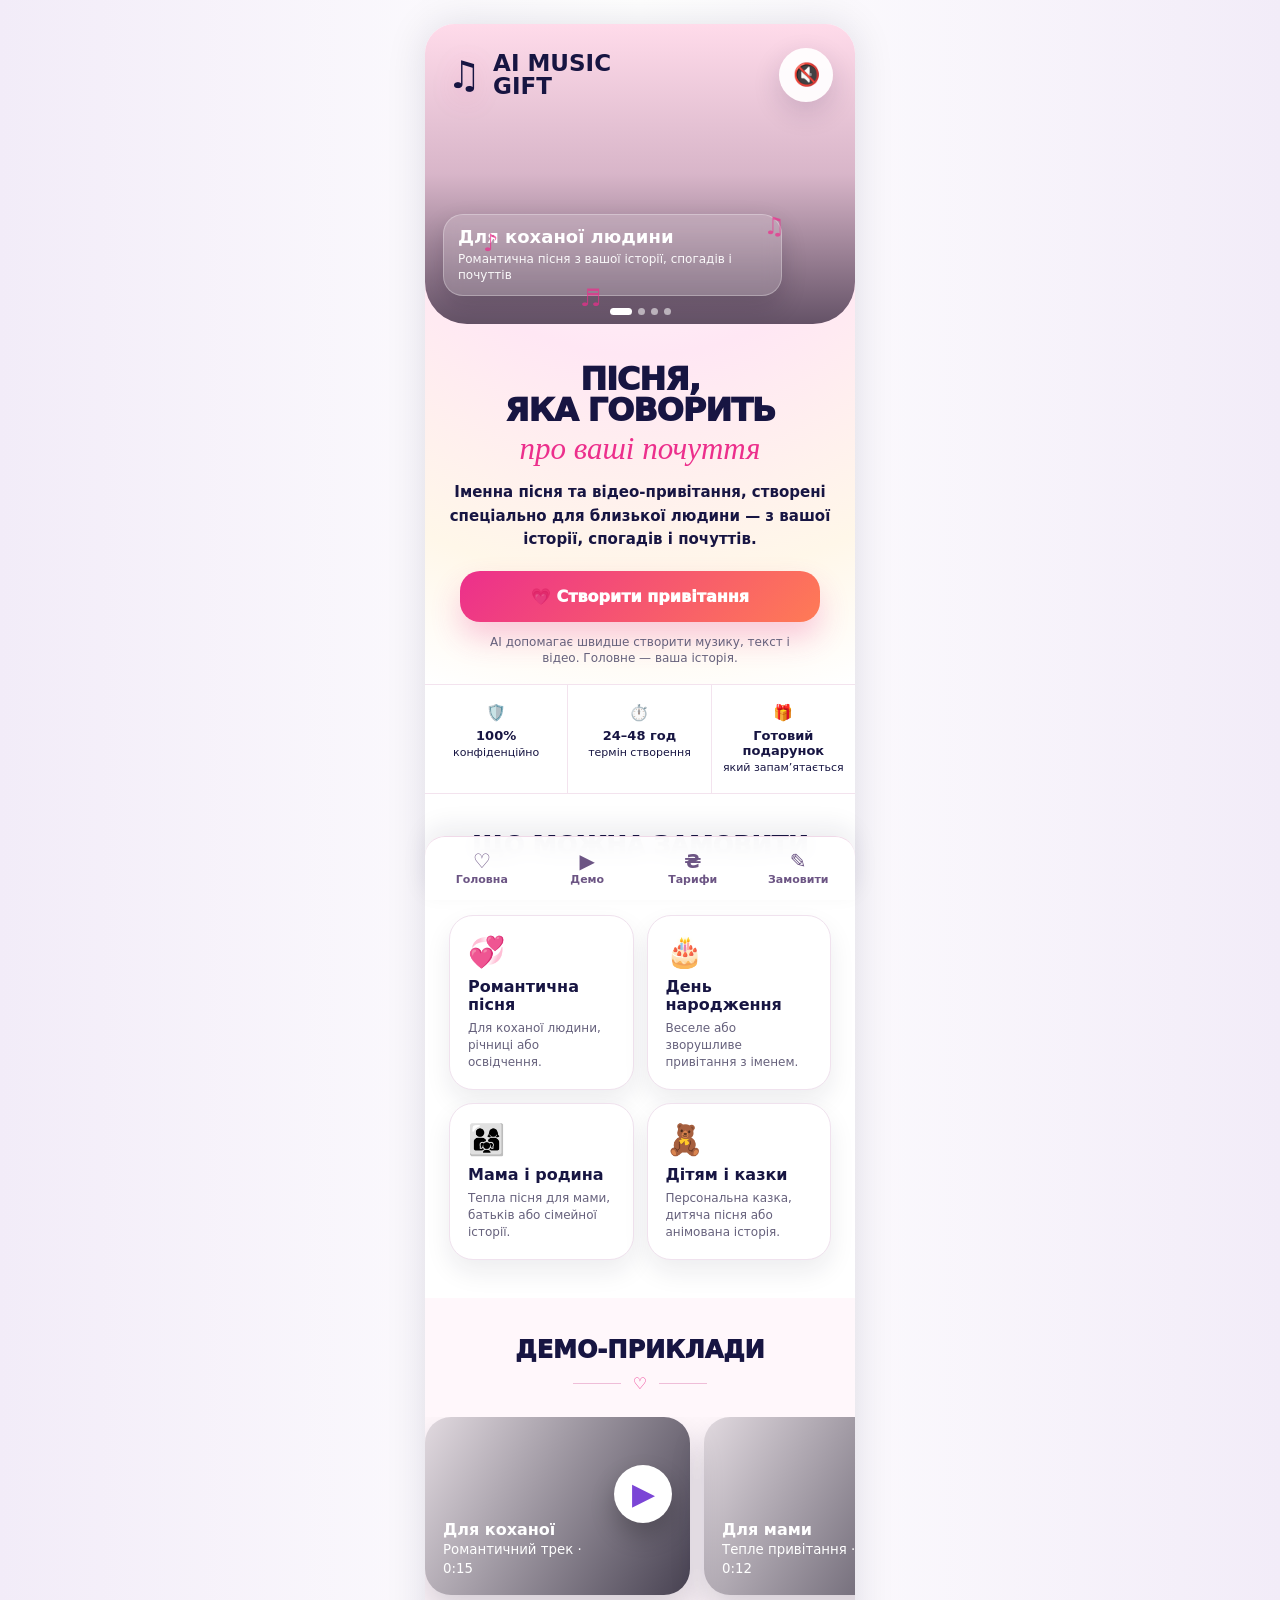
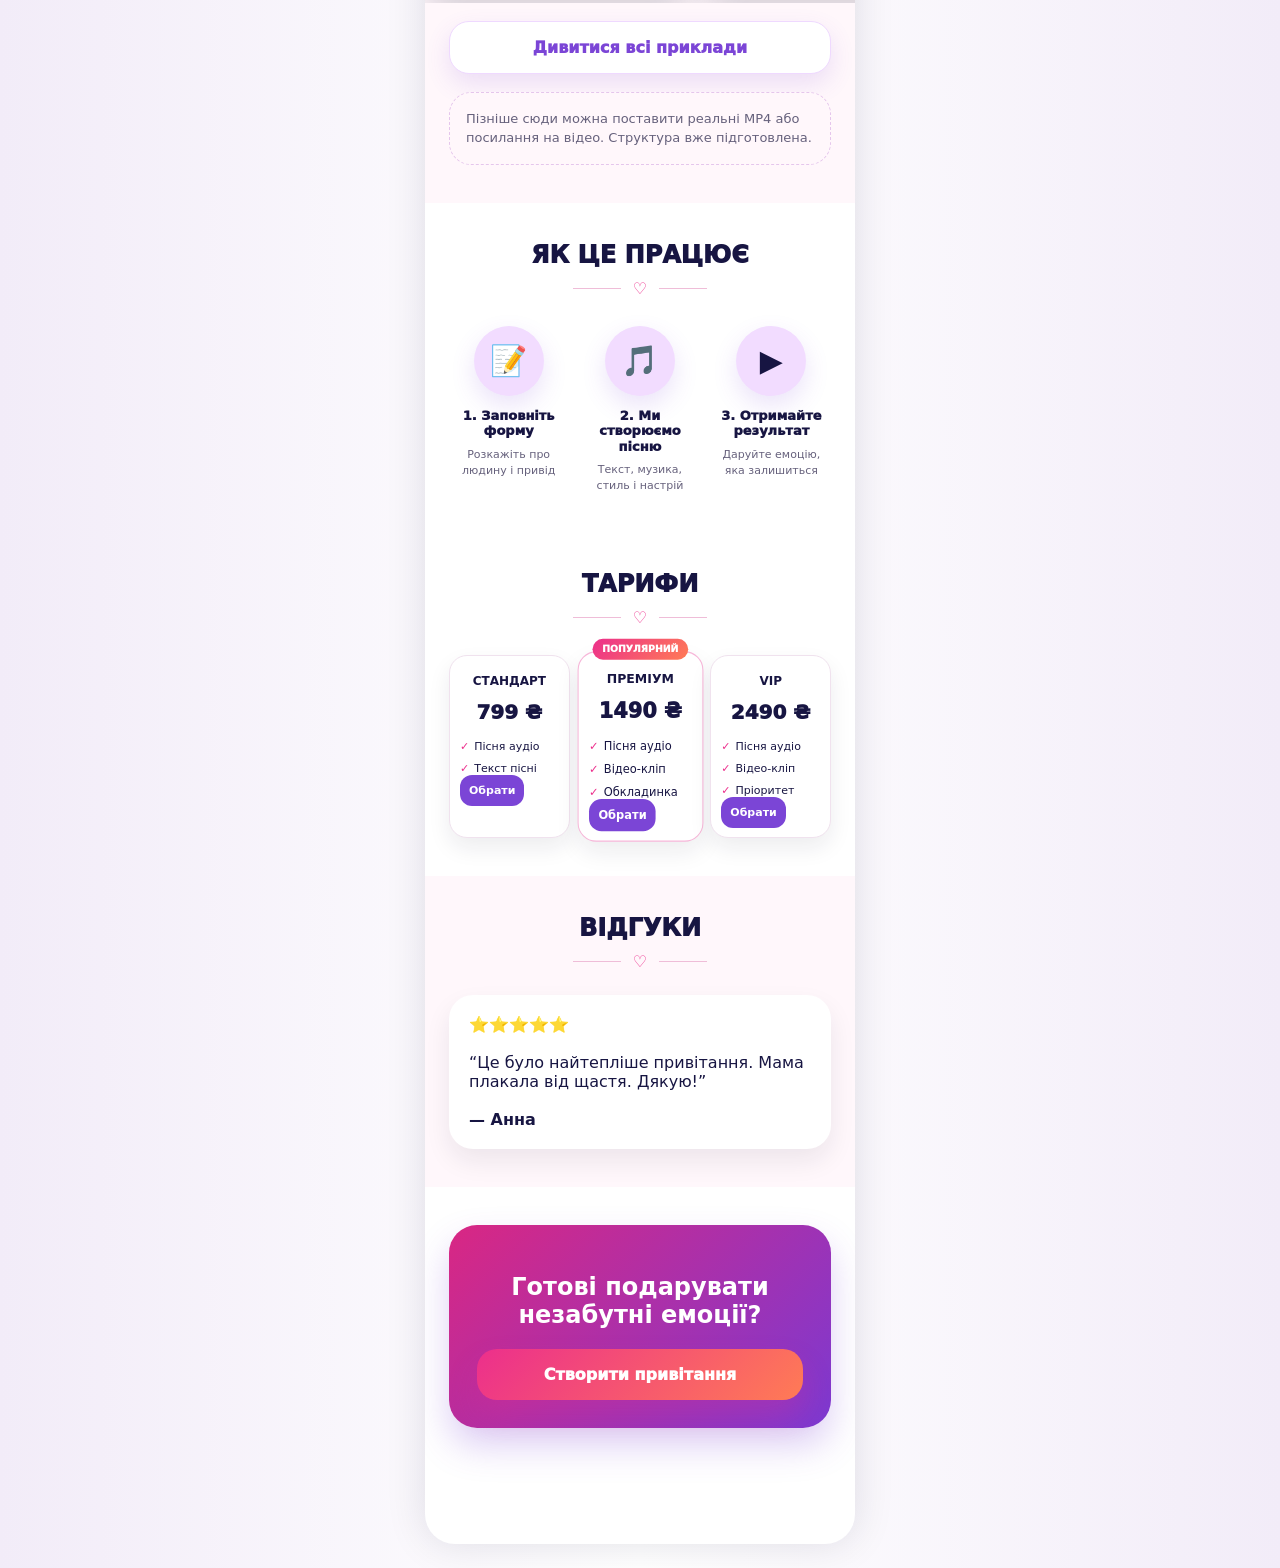
<file: index.html>
<!doctype html><html lang="uk"><head><meta charset="utf-8"><meta name="viewport" content="width=device-width,initial-scale=1"><title>AI Music Gift — іменні музичні привітання</title><link rel="stylesheet" href="styles-v6.css"></head><body><main class="shell">
<section class="hero-v6">
  <div class="hero-carousel" id="heroCarousel">
    <div class="hero-slide active" style="background-image:url('https://images.unsplash.com/photo-1516589178581-6cd7833ae3b2?q=80&w=1200&auto=format&fit=crop')"><div class="slide-caption"><b>Для коханої людини</b><small>Романтична пісня з вашої історії, спогадів і почуттів</small></div></div>
    <div class="hero-slide" style="background-image:url('https://images.unsplash.com/photo-1518199266791-5375a83190b7?q=80&w=1200&auto=format&fit=crop')"><div class="slide-caption"><b>Для мами та родини</b><small>Тепле привітання, яке хочеться переслухати</small></div></div>
    <div class="hero-slide" style="background-image:url('https://images.unsplash.com/photo-1530103862676-de8c9debad1d?q=80&w=1200&auto=format&fit=crop')"><div class="slide-caption"><b>На день народження</b><small>Весела або зворушлива пісня замість звичайної листівки</small></div></div>
    <div class="hero-slide" style="background-image:url('https://images.unsplash.com/photo-1503454537195-1dcabb73ffb9?q=80&w=1200&auto=format&fit=crop')"><div class="slide-caption"><b>Для дітей</b><small>Казкова пісня або маленька історія з іменем дитини</small></div></div>
    <div class="hero-dots"><button class="hero-dot active" data-slide="0"></button><button class="hero-dot" data-slide="1"></button><button class="hero-dot" data-slide="2"></button><button class="hero-dot" data-slide="3"></button></div>
  </div>
  <div class="top"><div class="logo"><div class="mark">♫</div><div>AI MUSIC<br>GIFT</div></div><div class="top-actions"><button class="sound-icon" data-sound onclick="playDemo()" aria-label="Увімкнути звук">🔇</button></div></div>
  <div class="wave"><span class="bar"></span><span class="bar"></span><span class="bar"></span><span class="bar"></span><span class="bar"></span><span class="bar"></span><span class="bar"></span><span class="bar"></span><span class="bar"></span><span class="bar"></span><span class="bar"></span><span class="bar"></span><span class="bar"></span><span class="bar"></span><span class="bar"></span><span class="bar"></span><span class="bar"></span><span class="bar"></span><span class="bar"></span><span class="bar"></span><span class="bar"></span><span class="bar"></span><span class="bar"></span><span class="bar"></span></div>
  <div class="note n1">♪</div><div class="note n2">♫</div><div class="note n3">♬</div>
  <div class="hero-copy">
    <h1>ПІСНЯ,<br>ЯКА ГОВОРИТЬ</h1>
    <div class="script">про ваші почуття</div>
    <p class="lead">Іменна пісня та відео-привітання, створені спеціально для близької людини — з вашої історії, спогадів і почуттів.</p>
    <div class="cta-row"><a class="btn btn-primary" href="order.html">💗 Створити привітання</a></div>
    <p class="ai-note">AI допомагає швидше створити музику, текст і відео. Головне — ваша історія.</p>
  </div>
</section>
<section class="benefits"><div class="benefit">🛡️<b>100%</b><span>конфіденційно</span></div><div class="benefit">⏱️<b>24–48 год</b><span>термін створення</span></div><div class="benefit">🎁<b>Готовий подарунок</b><span>який запам’ятається</span></div></section>
<section class="section"><div class="title"><h2>ЩО МОЖНА ЗАМОВИТИ</h2><div class="orn">♡</div></div><div class="product-grid"><a class="product-card" href="product-romantic.html"><div class="emoji">💞</div><h3>Романтична пісня</h3><p>Для коханої людини, річниці або освідчення.</p></a><a class="product-card" href="product-birthday.html"><div class="emoji">🎂</div><h3>День народження</h3><p>Веселе або зворушливе привітання з іменем.</p></a><a class="product-card" href="product-family.html"><div class="emoji">👨‍👩‍👧</div><h3>Мама і родина</h3><p>Тепла пісня для мами, батьків або сімейної історії.</p></a><a class="product-card" href="product-kids.html"><div class="emoji">🧸</div><h3>Дітям і казки</h3><p>Персональна казка, дитяча пісня або анімована історія.</p></a></div></section>
<section class="section soft"><div class="title"><h2>ДЕМО-ПРИКЛАДИ</h2><div class="orn">♡</div></div><div class="demo-strip"><div class="demo-tile" style="background-image:url('https://images.unsplash.com/photo-1519741497674-611481863552?q=80&w=1200&auto=format&fit=crop')"><button class="play-big" onclick="playDemo()">▶</button><div class="demo-text"><b>Для коханої</b><br><small>Романтичний трек · 0:15</small></div></div><div class="demo-tile" style="background-image:url('https://images.unsplash.com/photo-1518199266791-5375a83190b7?q=80&w=1200&auto=format&fit=crop')"><button class="play-big" onclick="playDemo()">▶</button><div class="demo-text"><b>Для мами</b><br><small>Тепле привітання · 0:12</small></div></div><div class="demo-tile" style="background-image:url('https://images.unsplash.com/photo-1530103862676-de8c9debad1d?q=80&w=1200&auto=format&fit=crop')"><button class="play-big" onclick="playDemo()">▶</button><div class="demo-text"><b>День народження</b><br><small>Святковий приклад · 0:10</small></div></div></div><a class="btn btn-secondary" style="margin-top:18px" href="demos.html">Дивитися всі приклади</a><div class="media-note">Пізніше сюди можна поставити реальні MP4 або посилання на відео. Структура вже підготовлена.</div></section>
<section class="section"><div class="title"><h2>ЯК ЦЕ ПРАЦЮЄ</h2><div class="orn">♡</div></div><div class="steps"><div><div class="icon-bubble">📝</div><div class="small-title">1. Заповніть форму</div><div class="small-text">Розкажіть про людину і привід</div></div><div><div class="icon-bubble">🎵</div><div class="small-title">2. Ми створюємо пісню</div><div class="small-text">Текст, музика, стиль і настрій</div></div><div><div class="icon-bubble">▶️</div><div class="small-title">3. Отримайте результат</div><div class="small-text">Даруйте емоцію, яка залишиться</div></div></div></section>
<section class="section"><div class="title"><h2>ТАРИФИ</h2><div class="orn">♡</div></div><div class="cards"><div class="price"><h3>СТАНДАРТ</h3><div class="money">799 ₴</div><ul><li>Пісня аудіо</li><li>Текст пісні</li></ul><a class="mini-btn" href="tariffs.html">Обрати</a></div><div class="price pop"><div class="badge">ПОПУЛЯРНИЙ</div><h3>ПРЕМІУМ</h3><div class="money">1490 ₴</div><ul><li>Пісня аудіо</li><li>Відео-кліп</li><li>Обкладинка</li></ul><a class="mini-btn" href="tariffs.html">Обрати</a></div><div class="price"><h3>VIP</h3><div class="money">2490 ₴</div><ul><li>Пісня аудіо</li><li>Відео-кліп</li><li>Пріоритет</li></ul><a class="mini-btn" href="tariffs.html">Обрати</a></div></div></section>
<section class="section soft"><div class="title"><h2>ВІДГУКИ</h2><div class="orn">♡</div></div><div class="review">⭐️⭐️⭐️⭐️⭐️<br><br>“Це було найтепліше привітання. Мама плакала від щастя. Дякую!”<br><br><b>— Анна</b></div></section>
<section class="section"><div class="final"><h2>Готові подарувати незабутні емоції?</h2><a class="btn btn-primary" href="order.html">Створити привітання</a></div></section>
<nav class="bottom-nav"><a href="index.html"><b>♡</b>Головна</a><a href="demos.html"><b>▶</b>Демо</a><a href="tariffs.html"><b>₴</b>Тарифи</a><a href="order.html"><b>✎</b>Замовити</a></nav></main><script src="app.js"></script></body></html>
</file>
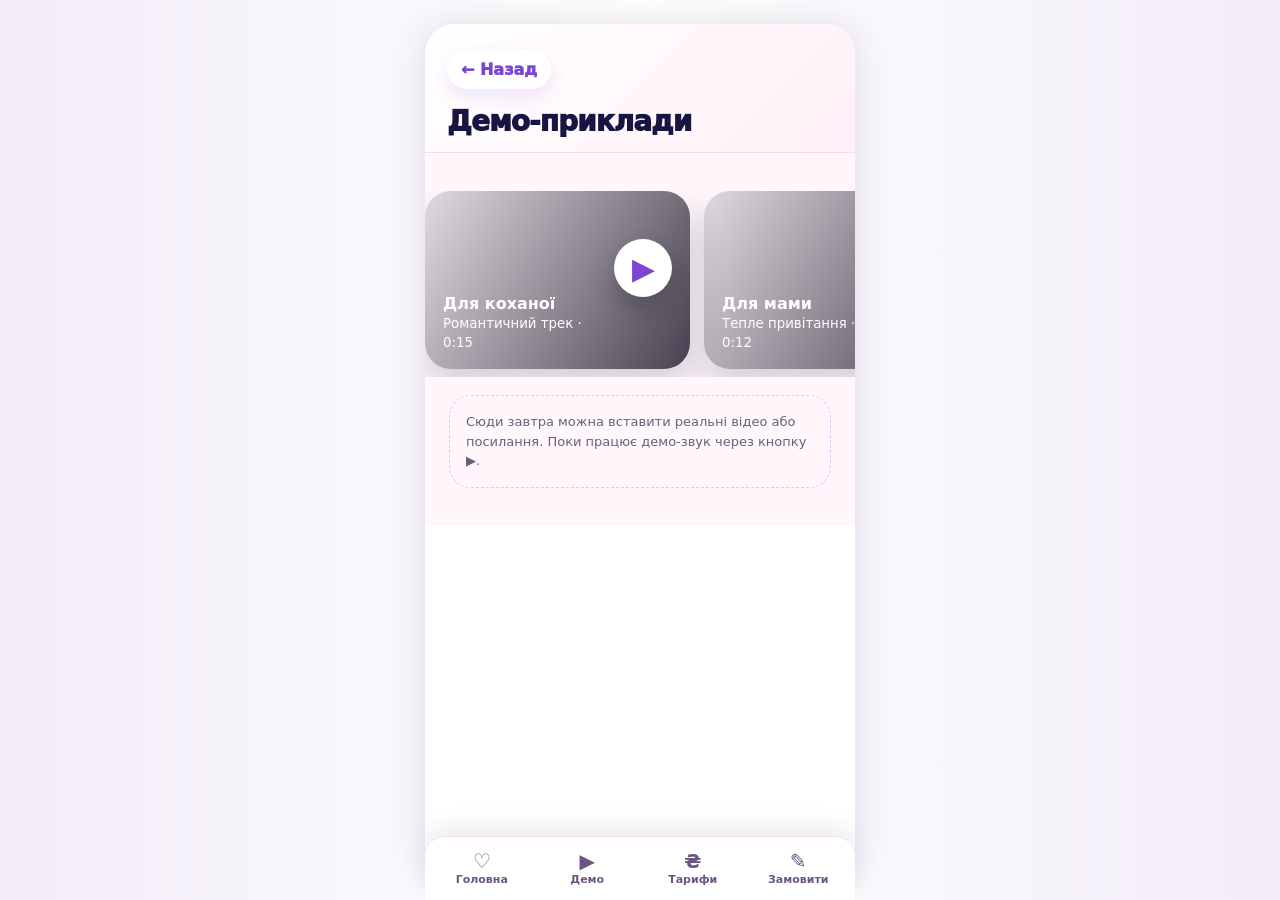
<file: demos.html>
<!doctype html><html lang="uk"><head><meta charset="utf-8"><meta name="viewport" content="width=device-width,initial-scale=1"><title>Демо-приклади — AI Music Gift</title><link rel="stylesheet" href="styles-v6.css"></head><body><main class="shell"><section class="page-head"><a class="back" href="index.html">← Назад</a><h1 class="page-title">Демо-приклади</h1></section><section class="section soft"><div class="demo-strip" style="margin-top:0"><div class="demo-tile" style="background-image:url('https://images.unsplash.com/photo-1519741497674-611481863552?q=80&w=1200&auto=format&fit=crop')"><button class="play-big" onclick="playDemo()">▶</button><div class="demo-text"><b>Для коханої</b><br><small>Романтичний трек · 0:15</small></div></div><div class="demo-tile" style="background-image:url('https://images.unsplash.com/photo-1518199266791-5375a83190b7?q=80&w=1200&auto=format&fit=crop')"><button class="play-big" onclick="playDemo()">▶</button><div class="demo-text"><b>Для мами</b><br><small>Тепле привітання · 0:12</small></div></div><div class="demo-tile" style="background-image:url('https://images.unsplash.com/photo-1530103862676-de8c9debad1d?q=80&w=1200&auto=format&fit=crop')"><button class="play-big" onclick="playDemo()">▶</button><div class="demo-text"><b>День народження</b><br><small>Святковий приклад · 0:10</small></div></div></div><div class="media-note">Сюди завтра можна вставити реальні відео або посилання. Поки працює демо-звук через кнопку ▶.</div></section><nav class="bottom-nav"><a href="index.html"><b>♡</b>Головна</a><a href="demos.html"><b>▶</b>Демо</a><a href="tariffs.html"><b>₴</b>Тарифи</a><a href="order.html"><b>✎</b>Замовити</a></nav></main><script src="app.js"></script></body></html>
</file>
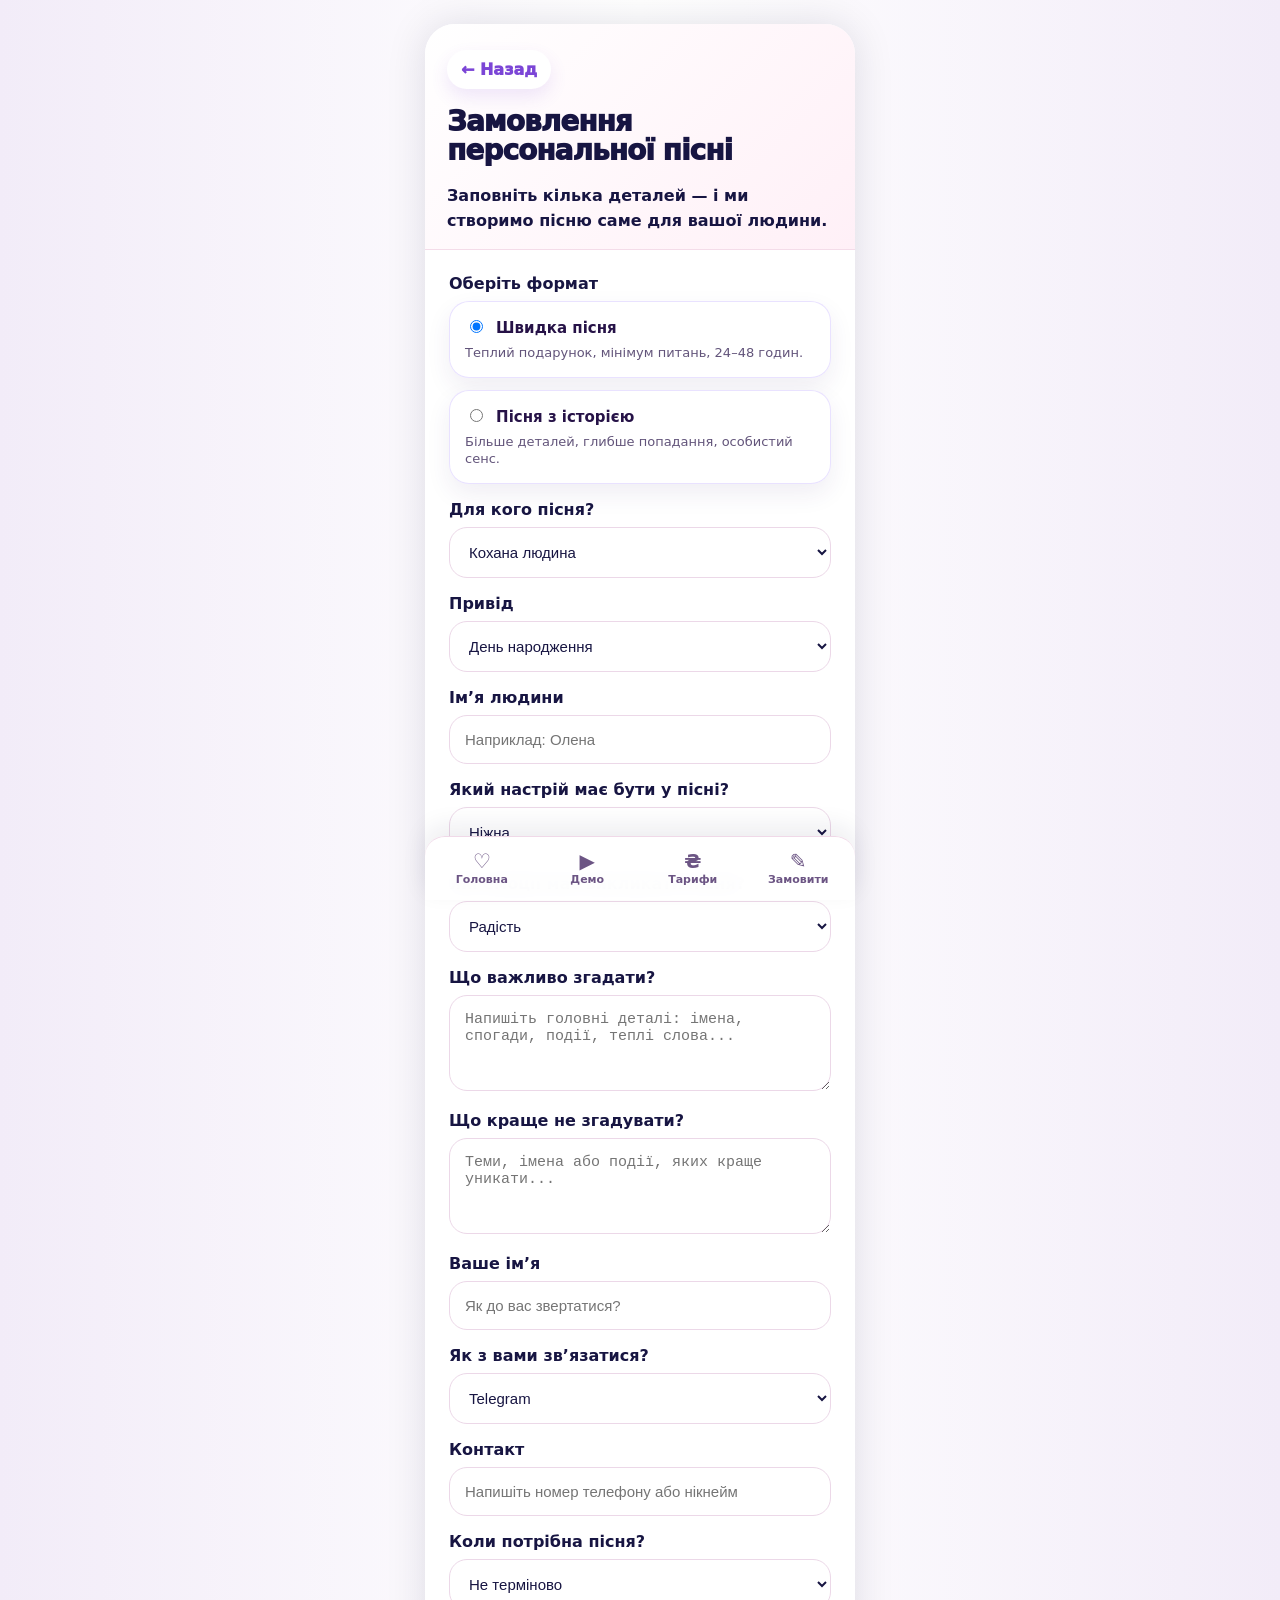
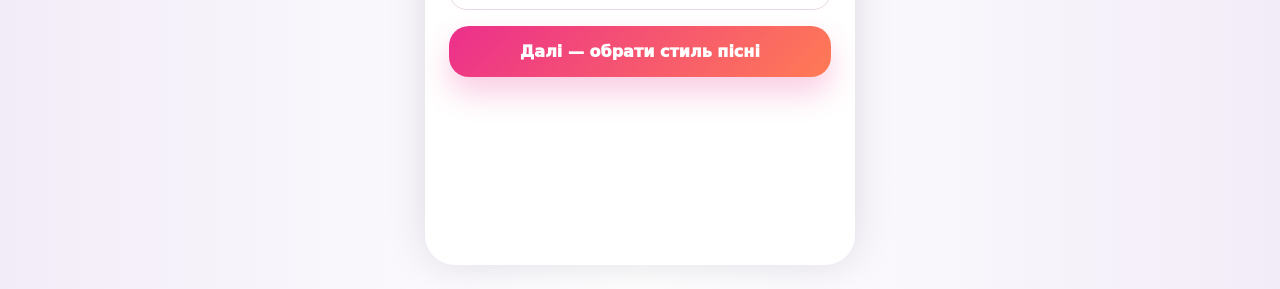
<file: order.html>
<!DOCTYPE html>
<html lang="uk">
<head>
  <meta charset="UTF-8" />
  <meta name="viewport" content="width=device-width, initial-scale=1.0" />
  <title>Замовлення пісні — AI Music Gift</title>
  <link rel="stylesheet" href="styles-v6.css?v=10" />
</head>

<body>
<main class="shell">
  <header class="page-head">
    <a class="back" href="index.html">← Назад</a>
    <h1 class="page-title">Замовлення персональної пісні</h1>
    <p class="lead">Заповніть кілька деталей — і ми створимо пісню саме для вашої людини.</p>
  </header>

  <section class="form">

    <div class="field">
      <label class="label">Оберіть формат</label>
      <div class="plan-toggle">
        <label class="plan-card">
          <input type="radio" name="songPlan" value="quick" checked>
          <strong>Швидка пісня</strong>
          <span>Теплий подарунок, мінімум питань, 24–48 годин.</span>
        </label>

        <label class="plan-card">
          <input type="radio" name="songPlan" value="story">
          <strong>Пісня з історією</strong>
          <span>Більше деталей, глибше попадання, особистий сенс.</span>
        </label>
      </div>
    </div>

    <div class="field">
      <label class="label">Для кого пісня?</label>
      <select class="select">
        <option>Кохана людина</option>
        <option>Мама</option>
        <option>Тато</option>
        <option>Дитина</option>
        <option>Друг / подруга</option>
        <option>Колега</option>
        <option>Інше</option>
      </select>
    </div>

    <div class="field">
      <label class="label">Привід</label>
      <select class="select">
        <option>День народження</option>
        <option>Річниця</option>
        <option>Весілля</option>
        <option>Подяка</option>
        <option>Підтримка</option>
        <option>Просто сказати “люблю”</option>
        <option>Інше</option>
      </select>
    </div>

    <div class="field">
      <label class="label">Ім’я людини</label>
      <input class="input" type="text" placeholder="Наприклад: Олена">
    </div>

    <div class="field">
      <label class="label">Який настрій має бути у пісні?</label>
      <select class="select">
        <option>Ніжна</option>
        <option>Весела</option>
        <option>Романтична</option>
        <option>Душевна</option>
        <option>Зворушлива</option>
        <option>З легким гумором</option>
        <option>Енергійна</option>
        <option>Спокійна</option>
      </select>
    </div>

    <div class="field">
      <label class="label">Які емоції має викликати пісня?</label>
      <select class="select">
        <option>Радість</option>
        <option>Сльози</option>
        <option>Усмішку</option>
        <option>Ностальгію</option>
        <option>Гордість</option>
        <option>Вдячність</option>
        <option>Відчуття любові</option>
        <option>Підтримку</option>
      </select>
    </div>

    <div class="field">
      <label class="label">Що важливо згадати?</label>
      <textarea class="textarea" placeholder="Напишіть головні деталі: імена, спогади, події, теплі слова..."></textarea>
    </div>

    <div class="field">
      <label class="label">Що краще не згадувати?</label>
      <textarea class="textarea" placeholder="Теми, імена або події, яких краще уникати..."></textarea>
    </div>

    <div id="storyBlock" class="deep-block" style="display:none;">
      <h2>Пісня з історією</h2>
      <p>Цей блок допоможе зробити пісню глибшою і точнішою.</p>

      <div class="field">
        <label class="label">Яка у вас історія з цією людиною?</label>
        <textarea class="textarea" placeholder="Як ви познайомились, що вас пов’язує, чому ця людина важлива?"></textarea>
      </div>

      <div class="field">
        <label class="label">3–5 фактів про людину</label>
        <textarea class="textarea" placeholder="Характер, звички, мрії, робота, сім’я, спільні спогади, улюблені фрази..."></textarea>
      </div>

      <div class="field">
        <label class="label">За що ви вдячні цій людині?</label>
        <textarea class="textarea" placeholder="Напишіть простими словами, за що хочеться сказати дякую."></textarea>
      </div>

      <div class="field">
        <label class="label">Який момент має бути головним у пісні?</label>
        <textarea class="textarea" placeholder="Один головний сенс або емоція, навколо якої будується пісня."></textarea>
      </div>

      <div class="field">
        <label class="label">Чи є фраза, яку обов’язково треба вставити?</label>
        <input class="input" type="text" placeholder="Наприклад: “ти моє сонце”">
      </div>

      <div class="field">
        <label class="label">Як краще звертатися до людини?</label>
        <select class="select">
          <option>По імені</option>
          <option>Мама</option>
          <option>Кохана</option>
          <option>Сонечко</option>
          <option>Рідна</option>
          <option>Інше</option>
        </select>
      </div>

      <div class="field">
        <label class="label">Який стиль тексту ближче?</label>
        <select class="select">
          <option>Простий і щирий</option>
          <option>Поетичний</option>
          <option>Сучасний</option>
          <option>З гумором</option>
          <option>Дуже емоційний</option>
        </select>
      </div>
    </div>

    <div class="field">
      <label class="label">Ваше ім’я</label>
      <input class="input" type="text" placeholder="Як до вас звертатися?">
    </div>

    <div class="field">
      <label class="label">Як з вами зв’язатися?</label>
      <select class="select">
        <option>Telegram</option>
        <option>WhatsApp</option>
        <option>Viber</option>
        <option>Телефон</option>
      </select>
    </div>

    <div class="field">
      <label class="label">Контакт</label>
      <input class="input" type="text" placeholder="Напишіть номер телефону або нікнейм">
    </div>

    <div class="field">
      <label class="label">Коли потрібна пісня?</label>
      <select class="select">
        <option>Не терміново</option>
        <option>За 24–48 годин</option>
        <option>Терміново</option>
      </select>
    </div>

    <a class="btn btn-primary" href="style.html?lang=uk">Далі — обрати стиль пісні</a>
  </section>

  <nav class="bottom-nav">
    <a href="index.html?lang=uk"><b>♡</b><span>Головна</span></a>
    <a href="demos.html?lang=uk"><b>▶</b><span>Демо</span></a>
    <a href="tariffs.html?lang=uk"><b>₴</b><span>Тарифи</span></a>
    <a href="order.html?lang=uk"><b>✎</b><span>Замовити</span></a>
  </nav>
</main>

<script>
  document.addEventListener("DOMContentLoaded", function () {
    const radios = document.querySelectorAll('input[name="songPlan"]');
    const storyBlock = document.getElementById("storyBlock");

    function updateStoryBlock() {
      const selected = document.querySelector('input[name="songPlan"]:checked');

      if (selected && selected.value === "story") {
        storyBlock.style.display = "block";
      } else {
        storyBlock.style.display = "none";
      }
    }

    radios.forEach((radio) => {
      radio.addEventListener("change", updateStoryBlock);
    });

    updateStoryBlock();
  });
</script>

<script src="app.js"></script>
</body>
</html>
</file>
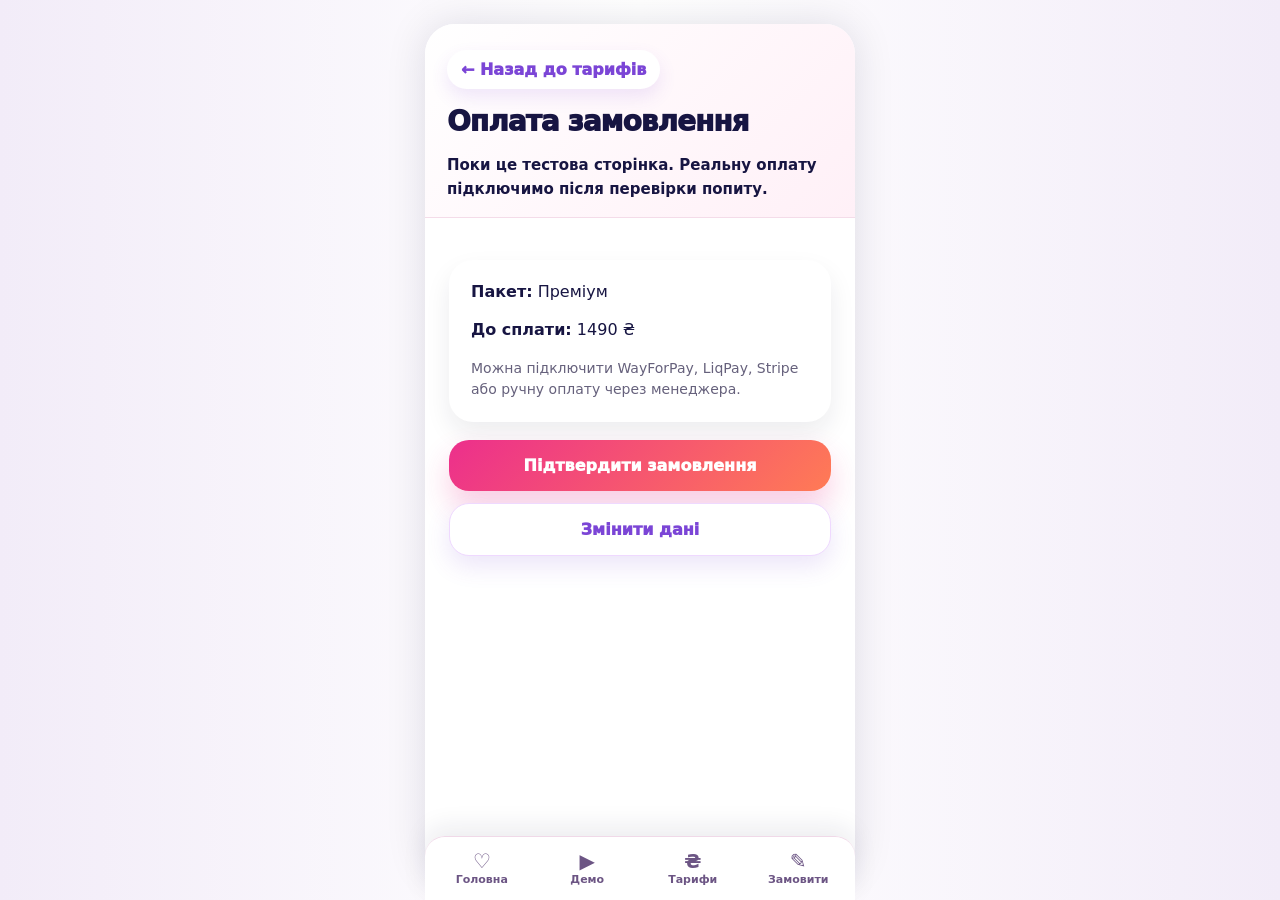
<file: payment.html>
<!doctype html><html lang="uk"><head><meta charset="utf-8"><meta name="viewport" content="width=device-width,initial-scale=1"><title>Оплата — AI Music Gift</title><link rel="stylesheet" href="styles-v6.css"></head><body><main class="shell"><header class="page-head"><a class="back" href="tariffs.html">← Назад до тарифів</a><h1 class="page-title">Оплата замовлення</h1><p class="lead" style="font-size:15px">Поки це тестова сторінка. Реальну оплату підключимо після перевірки попиту.</p></header><section class="form"><div class="pay-box"><b>Пакет:</b> Преміум<br><br><b>До сплати:</b> 1490 ₴<br><br><span class="small-text" style="font-size:14px">Можна підключити WayForPay, LiqPay, Stripe або ручну оплату через менеджера.</span></div><a class="btn btn-primary" href="thanks.html">Підтвердити замовлення</a><a class="btn btn-secondary" style="margin-top:12px" href="order.html">Змінити дані</a></section><nav class="bottom-nav"><a href="index.html"><b>♡</b>Головна</a><a href="demos.html"><b>▶</b>Демо</a><a href="tariffs.html"><b>₴</b>Тарифи</a><a href="order.html"><b>✎</b>Замовити</a></nav></main><script src="app.js"></script></body></html>
</file>
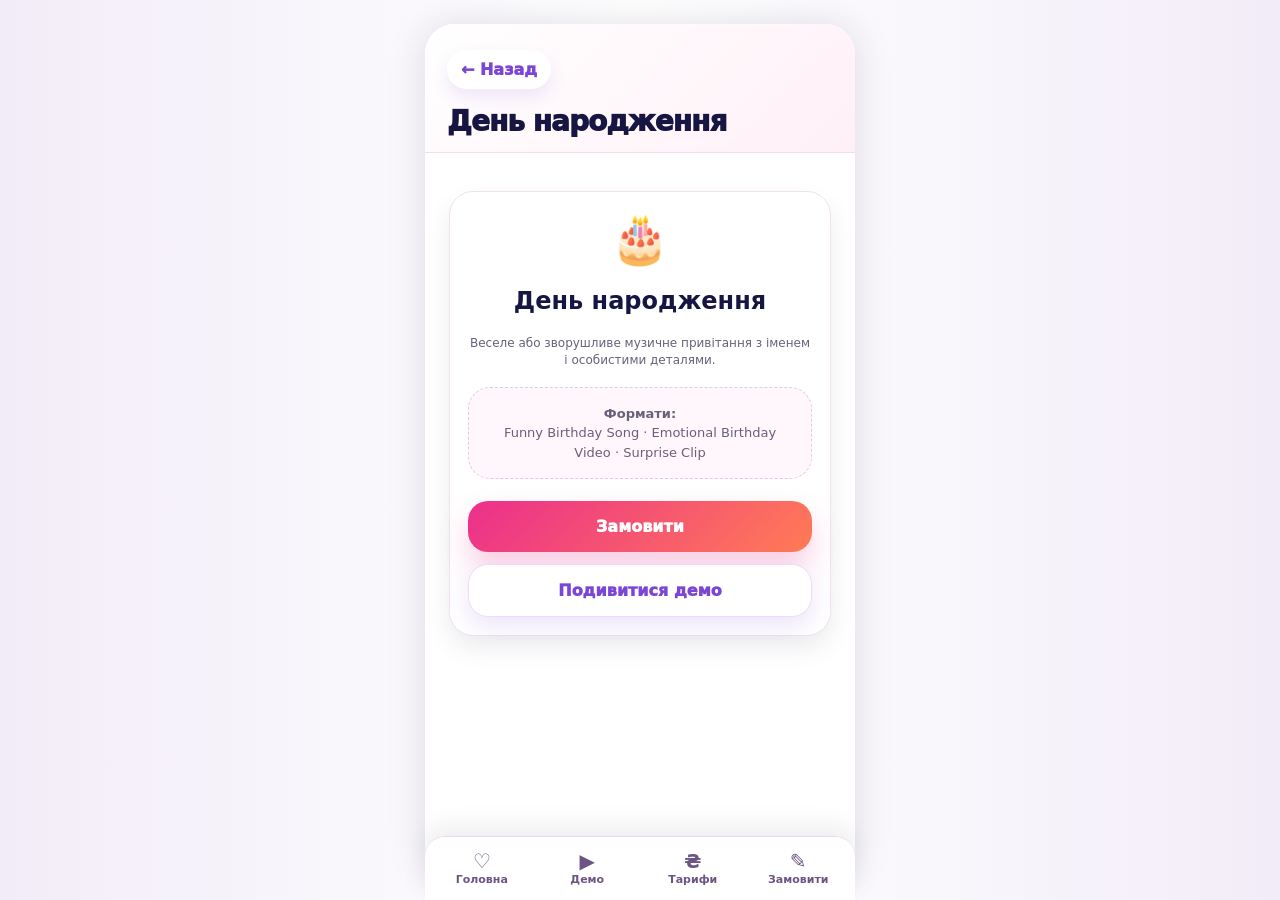
<file: product-birthday.html>
<!doctype html><html lang="uk"><head><meta charset="utf-8"><meta name="viewport" content="width=device-width,initial-scale=1"><title>День народження — AI Music Gift</title><link rel="stylesheet" href="styles-v6.css"></head><body><main class="shell"><section class="page-head"><a class="back" href="products.html">← Назад</a><h1 class="page-title">День народження</h1></section><section class="section"><div class="product-card" style="text-align:center"><div class="emoji" style="font-size:48px">🎂</div><h2>День народження</h2><p>Веселе або зворушливе музичне привітання з іменем і особистими деталями.</p><div class="media-note"><b>Формати:</b><br>Funny Birthday Song · Emotional Birthday Video · Surprise Clip</div><a class="btn btn-primary" style="margin-top:22px" href="order.html">Замовити</a><a class="btn btn-secondary" style="margin-top:12px" href="demos.html">Подивитися демо</a></div></section><nav class="bottom-nav"><a href="index.html"><b>♡</b>Головна</a><a href="demos.html"><b>▶</b>Демо</a><a href="tariffs.html"><b>₴</b>Тарифи</a><a href="order.html"><b>✎</b>Замовити</a></nav></main><script src="app.js"></script></body></html>
</file>
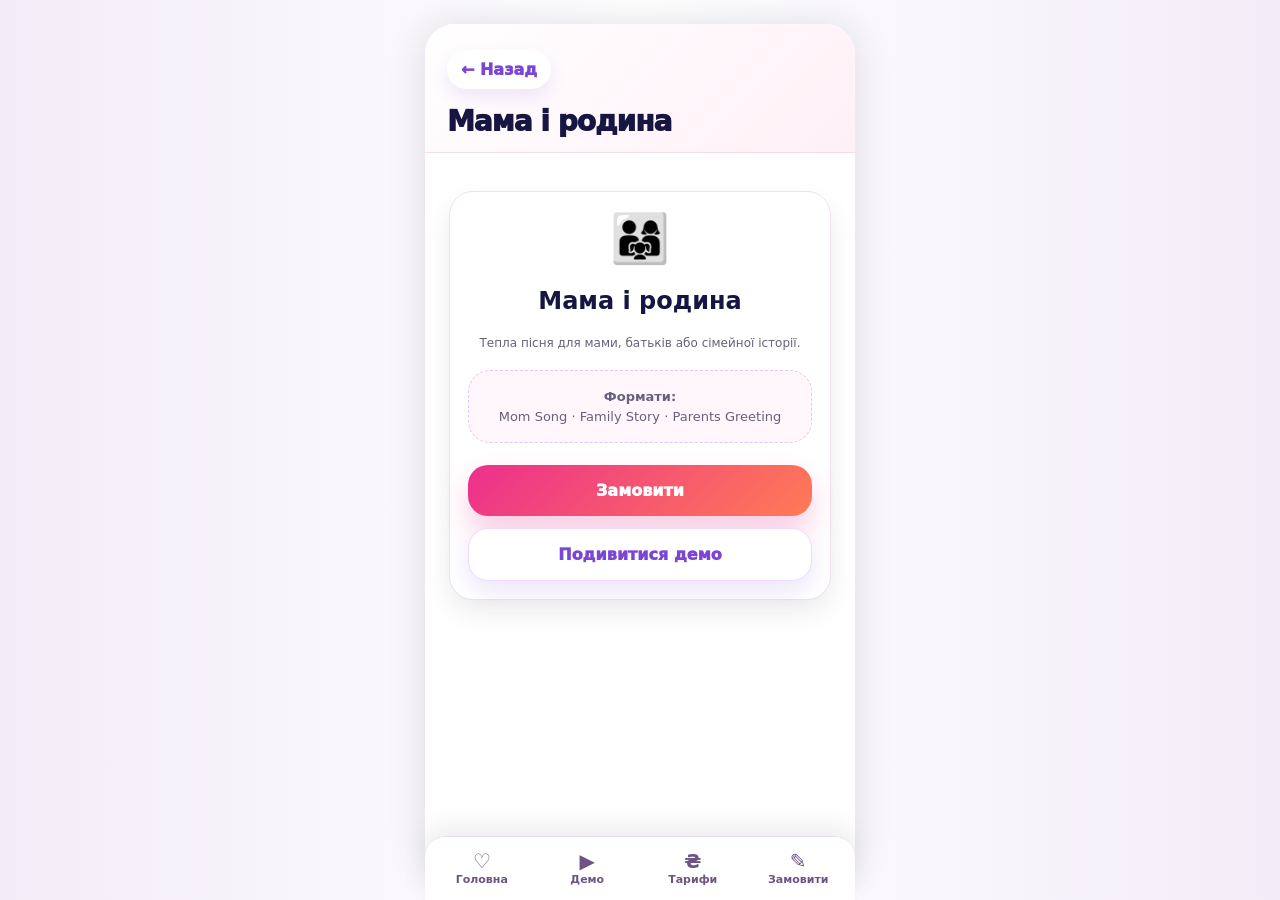
<file: product-family.html>
<!doctype html><html lang="uk"><head><meta charset="utf-8"><meta name="viewport" content="width=device-width,initial-scale=1"><title>Мама і родина — AI Music Gift</title><link rel="stylesheet" href="styles-v6.css"></head><body><main class="shell"><section class="page-head"><a class="back" href="products.html">← Назад</a><h1 class="page-title">Мама і родина</h1></section><section class="section"><div class="product-card" style="text-align:center"><div class="emoji" style="font-size:48px">👨‍👩‍👧</div><h2>Мама і родина</h2><p>Тепла пісня для мами, батьків або сімейної історії.</p><div class="media-note"><b>Формати:</b><br>Mom Song · Family Story · Parents Greeting</div><a class="btn btn-primary" style="margin-top:22px" href="order.html">Замовити</a><a class="btn btn-secondary" style="margin-top:12px" href="demos.html">Подивитися демо</a></div></section><nav class="bottom-nav"><a href="index.html"><b>♡</b>Головна</a><a href="demos.html"><b>▶</b>Демо</a><a href="tariffs.html"><b>₴</b>Тарифи</a><a href="order.html"><b>✎</b>Замовити</a></nav></main><script src="app.js"></script></body></html>
</file>
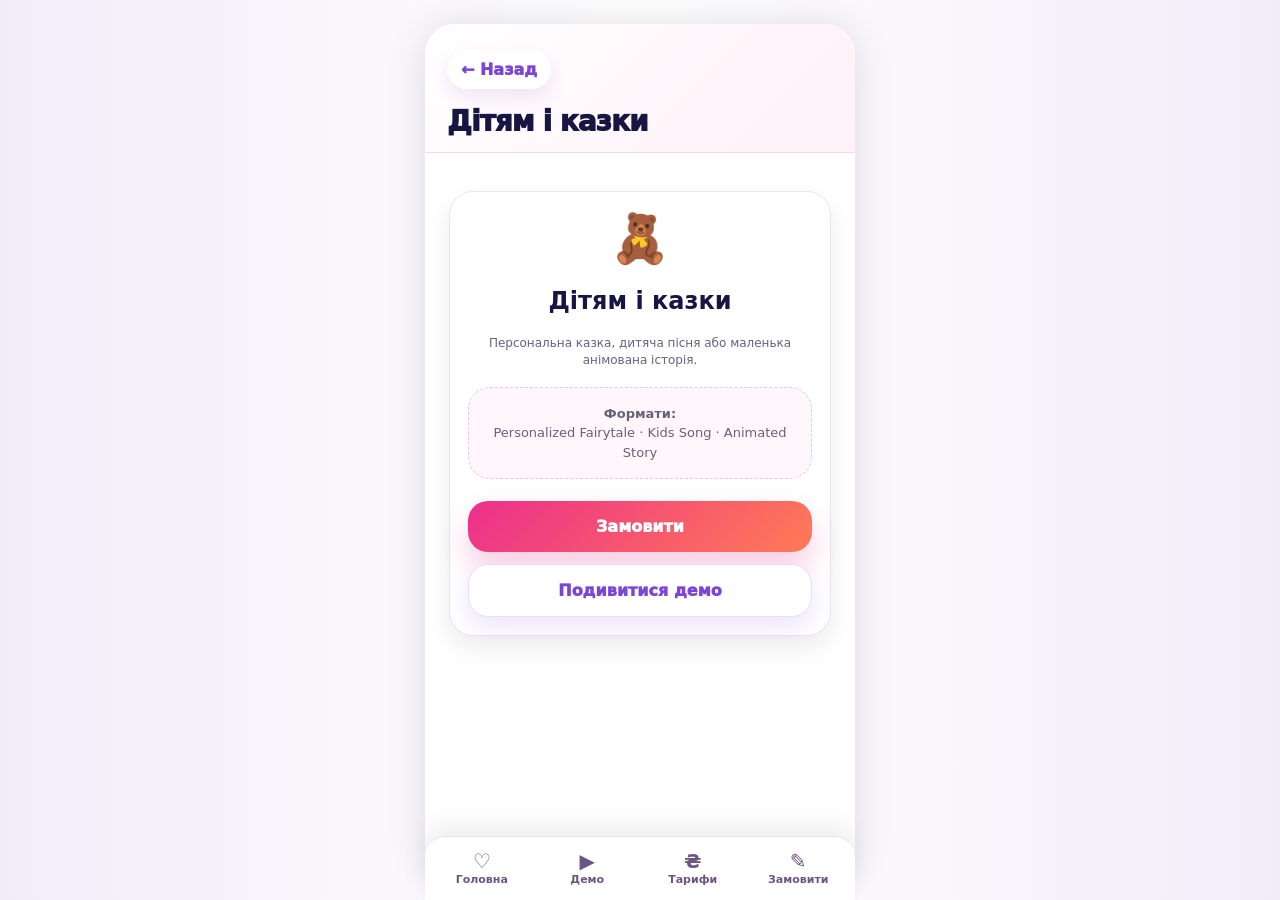
<file: product-kids.html>
<!doctype html><html lang="uk"><head><meta charset="utf-8"><meta name="viewport" content="width=device-width,initial-scale=1"><title>Дітям і казки — AI Music Gift</title><link rel="stylesheet" href="styles-v6.css"></head><body><main class="shell"><section class="page-head"><a class="back" href="products.html">← Назад</a><h1 class="page-title">Дітям і казки</h1></section><section class="section"><div class="product-card" style="text-align:center"><div class="emoji" style="font-size:48px">🧸</div><h2>Дітям і казки</h2><p>Персональна казка, дитяча пісня або маленька анімована історія.</p><div class="media-note"><b>Формати:</b><br>Personalized Fairytale · Kids Song · Animated Story</div><a class="btn btn-primary" style="margin-top:22px" href="order.html">Замовити</a><a class="btn btn-secondary" style="margin-top:12px" href="demos.html">Подивитися демо</a></div></section><nav class="bottom-nav"><a href="index.html"><b>♡</b>Головна</a><a href="demos.html"><b>▶</b>Демо</a><a href="tariffs.html"><b>₴</b>Тарифи</a><a href="order.html"><b>✎</b>Замовити</a></nav></main><script src="app.js"></script></body></html>
</file>
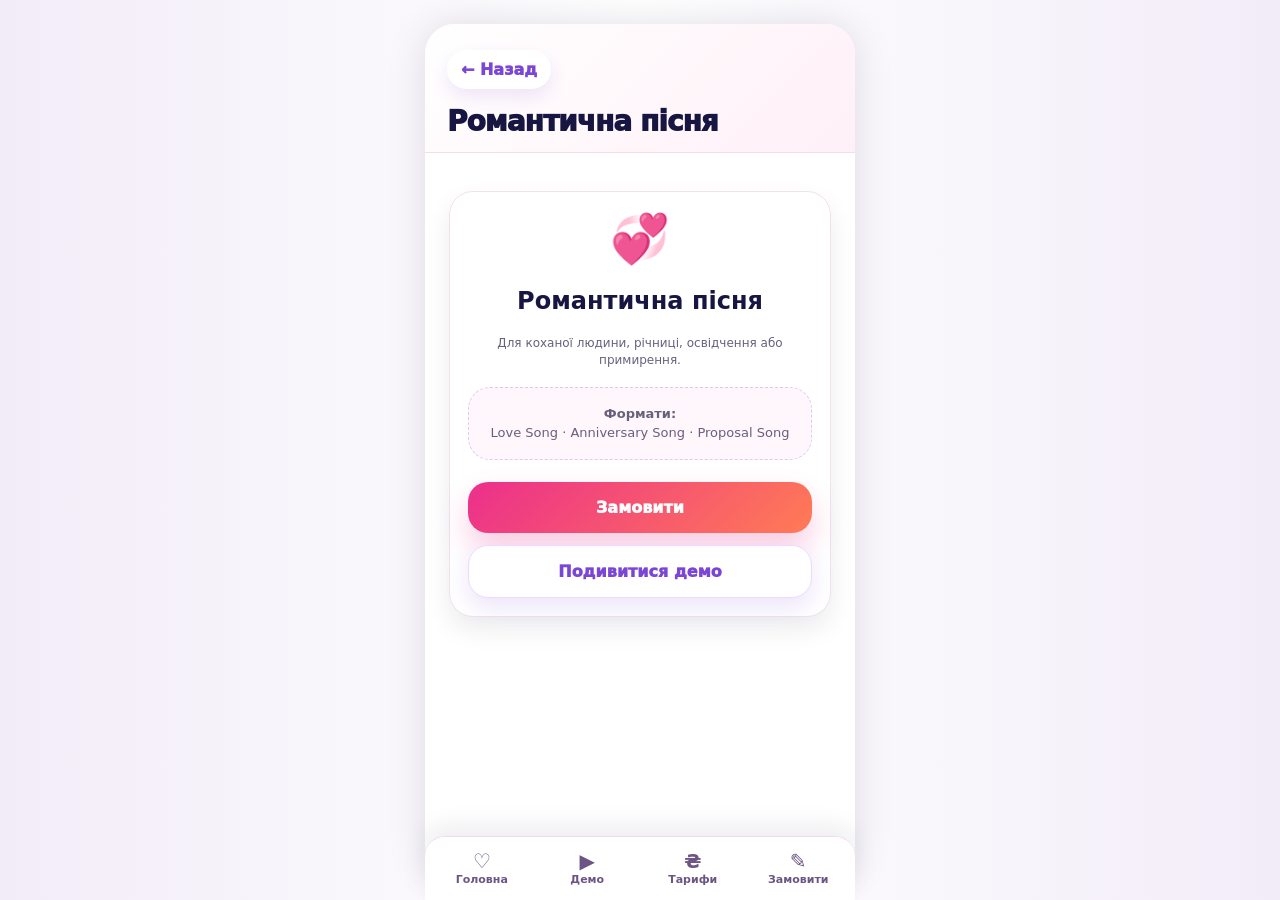
<file: product-romantic.html>
<!doctype html><html lang="uk"><head><meta charset="utf-8"><meta name="viewport" content="width=device-width,initial-scale=1"><title>Романтична пісня — AI Music Gift</title><link rel="stylesheet" href="styles-v6.css"></head><body><main class="shell"><section class="page-head"><a class="back" href="products.html">← Назад</a><h1 class="page-title">Романтична пісня</h1></section><section class="section"><div class="product-card" style="text-align:center"><div class="emoji" style="font-size:48px">💞</div><h2>Романтична пісня</h2><p>Для коханої людини, річниці, освідчення або примирення.</p><div class="media-note"><b>Формати:</b><br>Love Song · Anniversary Song · Proposal Song</div><a class="btn btn-primary" style="margin-top:22px" href="order.html">Замовити</a><a class="btn btn-secondary" style="margin-top:12px" href="demos.html">Подивитися демо</a></div></section><nav class="bottom-nav"><a href="index.html"><b>♡</b>Головна</a><a href="demos.html"><b>▶</b>Демо</a><a href="tariffs.html"><b>₴</b>Тарифи</a><a href="order.html"><b>✎</b>Замовити</a></nav></main><script src="app.js"></script></body></html>
</file>
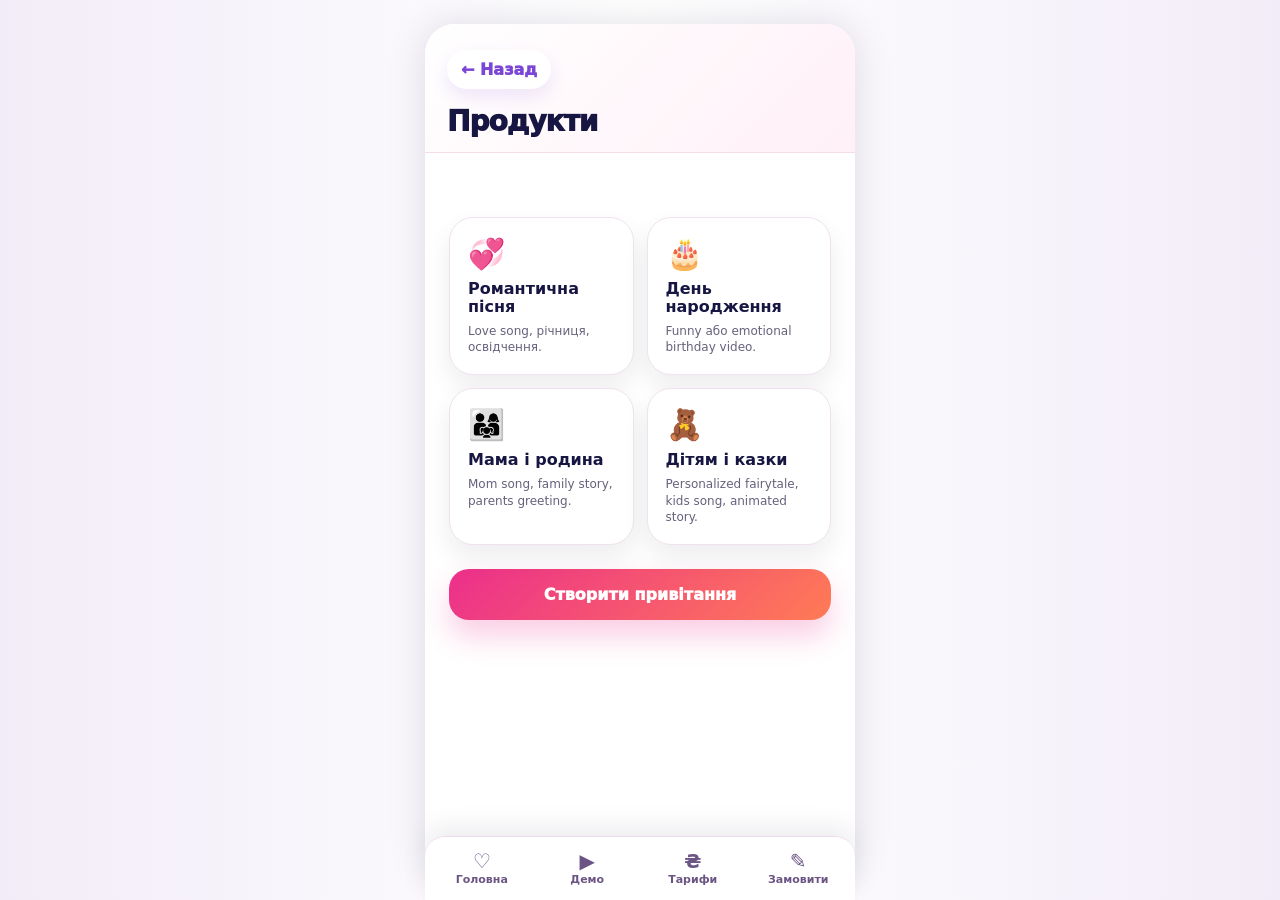
<file: products.html>
<!doctype html><html lang="uk"><head><meta charset="utf-8"><meta name="viewport" content="width=device-width,initial-scale=1"><title>Продукти — AI Music Gift</title><link rel="stylesheet" href="styles-v6.css"></head><body><main class="shell"><section class="page-head"><a class="back" href="index.html">← Назад</a><h1 class="page-title">Продукти</h1></section><section class="section"><div class="product-grid"><a class="product-card" href="product-romantic.html"><div class="emoji">💞</div><h3>Романтична пісня</h3><p>Love song, річниця, освідчення.</p></a><a class="product-card" href="product-birthday.html"><div class="emoji">🎂</div><h3>День народження</h3><p>Funny або emotional birthday video.</p></a><a class="product-card" href="product-family.html"><div class="emoji">👨‍👩‍👧</div><h3>Мама і родина</h3><p>Mom song, family story, parents greeting.</p></a><a class="product-card" href="product-kids.html"><div class="emoji">🧸</div><h3>Дітям і казки</h3><p>Personalized fairytale, kids song, animated story.</p></a></div><a class="btn btn-primary" style="margin-top:24px" href="order.html">Створити привітання</a></section><nav class="bottom-nav"><a href="index.html"><b>♡</b>Головна</a><a href="demos.html"><b>▶</b>Демо</a><a href="tariffs.html"><b>₴</b>Тарифи</a><a href="order.html"><b>✎</b>Замовити</a></nav></main><script src="app.js"></script></body></html>
</file>
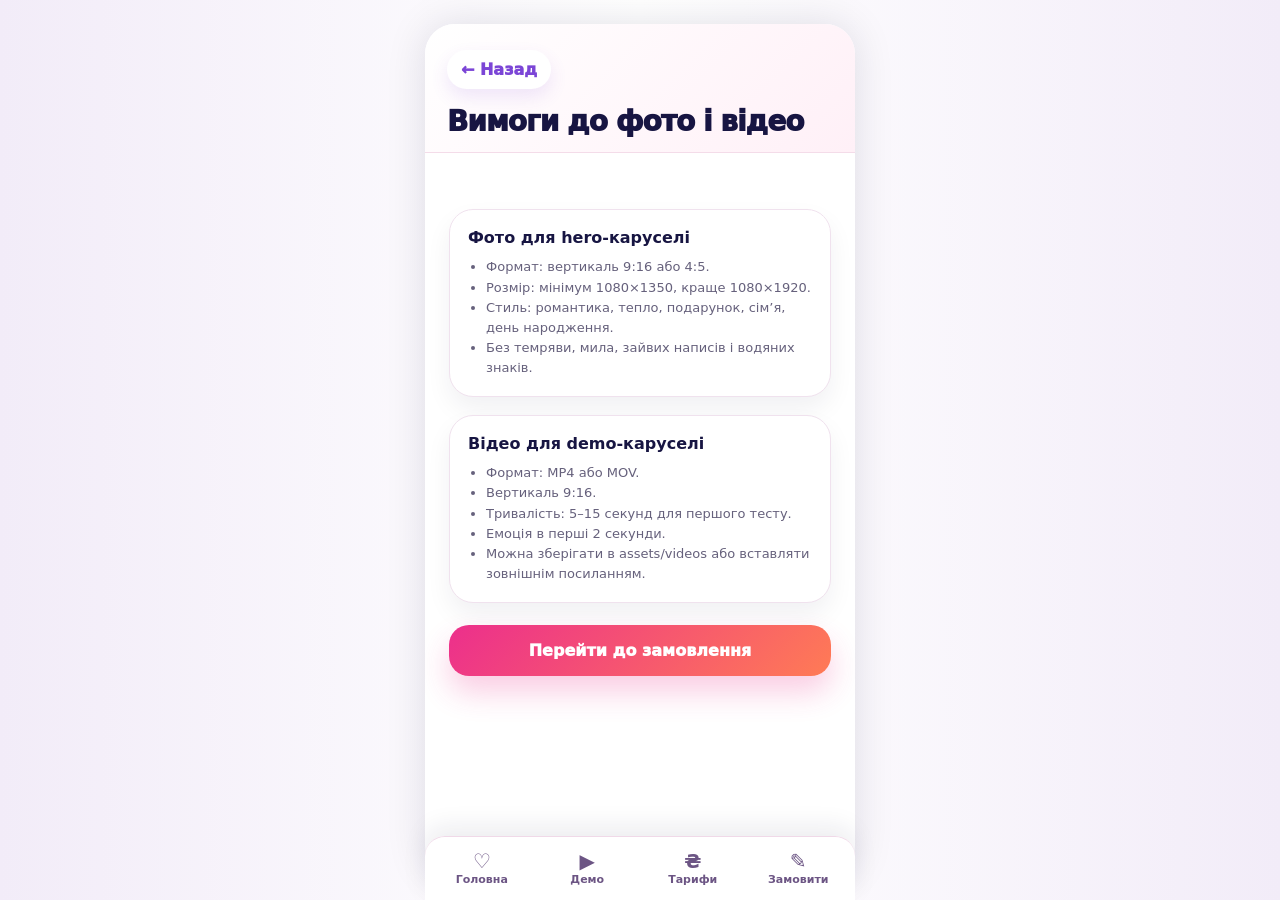
<file: requirements.html>
<!doctype html><html lang="uk"><head><meta charset="utf-8"><meta name="viewport" content="width=device-width,initial-scale=1"><title>Вимоги до фото і відео — AI Music Gift</title><link rel="stylesheet" href="styles-v6.css"></head><body><main class="shell"><section class="page-head"><a class="back" href="index.html">← Назад</a><h1 class="page-title">Вимоги до фото і відео</h1></section><section class="section"><div class="requirements"><h3>Фото для hero-каруселі</h3><ul><li>Формат: вертикаль 9:16 або 4:5.</li><li>Розмір: мінімум 1080×1350, краще 1080×1920.</li><li>Стиль: романтика, тепло, подарунок, сім’я, день народження.</li><li>Без темряви, мила, зайвих написів і водяних знаків.</li></ul></div><div class="requirements"><h3>Відео для demo-каруселі</h3><ul><li>Формат: MP4 або MOV.</li><li>Вертикаль 9:16.</li><li>Тривалість: 5–15 секунд для першого тесту.</li><li>Емоція в перші 2 секунди.</li><li>Можна зберігати в assets/videos або вставляти зовнішнім посиланням.</li></ul></div><a class="btn btn-primary" style="margin-top:22px" href="order.html">Перейти до замовлення</a></section><nav class="bottom-nav"><a href="index.html"><b>♡</b>Головна</a><a href="demos.html"><b>▶</b>Демо</a><a href="tariffs.html"><b>₴</b>Тарифи</a><a href="order.html"><b>✎</b>Замовити</a></nav></main><script src="app.js"></script></body></html>
</file>
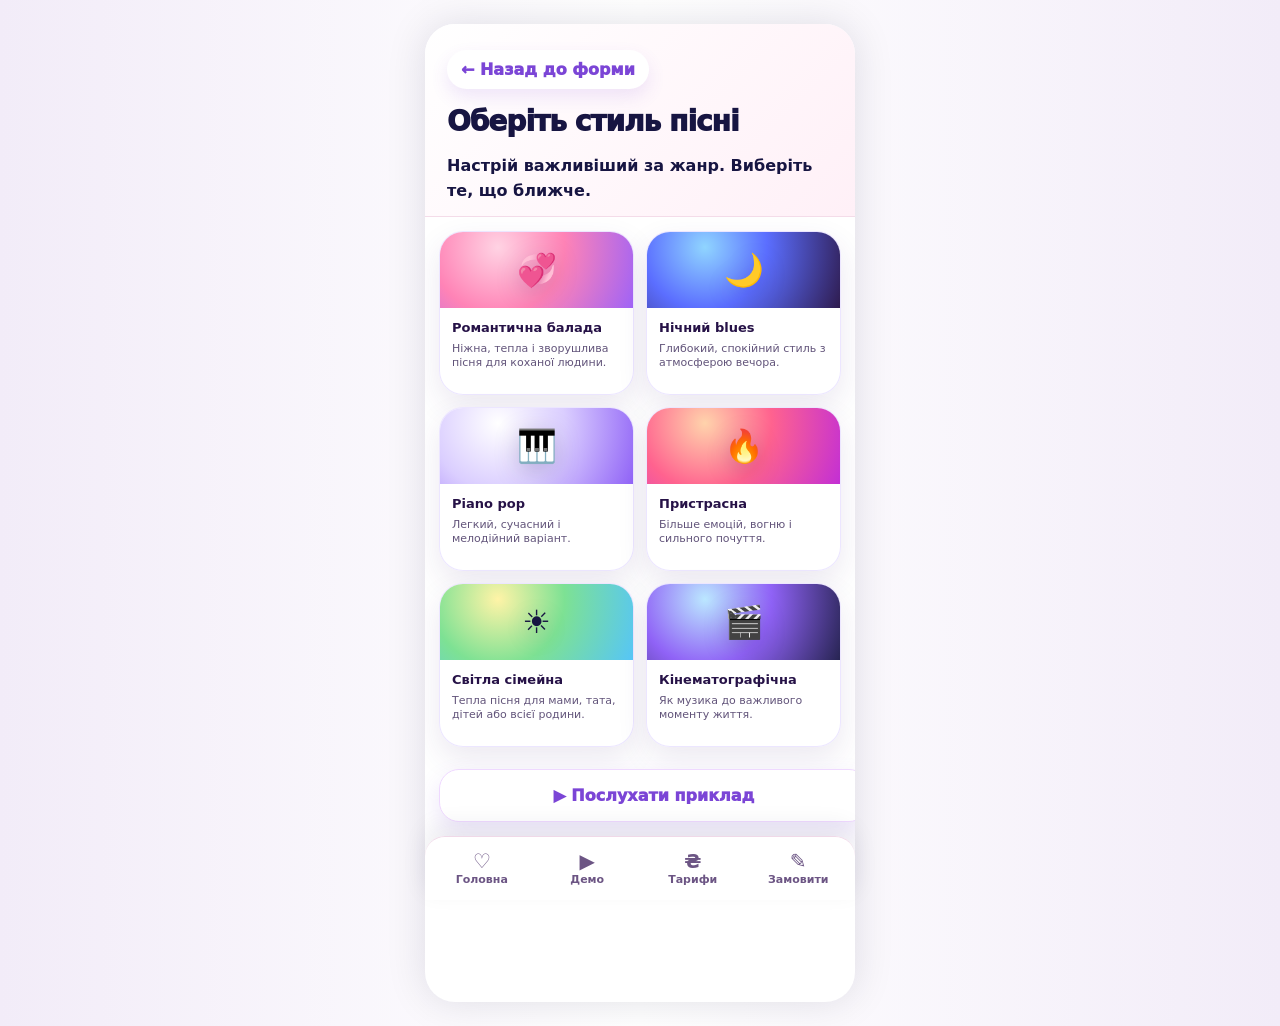
<file: style.html>
<!DOCTYPE html>
<html lang="uk">
<head>
  <meta charset="UTF-8" />
  <meta name="viewport" content="width=device-width, initial-scale=1.0" />

  <title>Стиль пісні — AI Music Gift</title>

 <link rel="stylesheet" href="styles-v6.css?v=8" />
</head>

<body>
  <main class="shell">

    <header class="page-head style-page-head">
      <a class="back" href="order.html" data-i18n="styleBack">
        ← Назад до форми
      </a>

      <h1 class="page-title" data-i18n="styleTitle">
        Оберіть стиль пісні
      </h1>

      <p class="lead" data-i18n="styleSubtitle">
        Настрій важливіший за жанр. Виберіть те, що ближче.
      </p>
    </header>

    <section class="style-choice-grid">

      <a class="style-choice-card style-choice-romantic"href="tariffs.html"">
        <div class="style-choice-visual">
          <span>💞</span>
        </div>
        <div class="style-choice-content">
          <h3 data-i18n="styleRomantic">Романтична балада</h3>
          <p data-i18n="styleRomanticDesc">Ніжна, тепла і зворушлива пісня для коханої людини.</p>
        </div>
      </a>

      <a class="style-choice-card style-choice-blues" href="upload.html">
        <div class="style-choice-visual">
          <span>🌙</span>
        </div>
        <div class="style-choice-content">
          <h3 data-i18n="styleBlues">Нічний blues</h3>
          <p data-i18n="styleBluesDesc">Глибокий, спокійний стиль з атмосферою вечора.</p>
        </div>
      </a>

      <a class="style-choice-card style-choice-piano" href="tariffs.html"">
        <div class="style-choice-visual">
          <span>🎹</span>
        </div>
        <div class="style-choice-content">
          <h3 data-i18n="stylePiano">Piano pop</h3>
          <p data-i18n="stylePianoDesc">Легкий, сучасний і мелодійний варіант.</p>
        </div>
      </a>

      <a class="style-choice-card style-choice-passion" href="tariffs.html">
        <div class="style-choice-visual">
          <span>🔥</span>
        </div>
        <div class="style-choice-content">
          <h3 data-i18n="stylePassion">Пристрасна</h3>
          <p data-i18n="stylePassionDesc">Більше емоцій, вогню і сильного почуття.</p>
        </div>
      </a>

      <a class="style-choice-card style-choice-family" href="tariffs.html">
        <div class="style-choice-visual">
          <span>☀️</span>
        </div>
        <div class="style-choice-content">
          <h3 data-i18n="styleFamily">Світла сімейна</h3>
          <p data-i18n="styleFamilyDesc">Тепла пісня для мами, тата, дітей або всієї родини.</p>
        </div>
      </a>

      <a class="style-choice-card style-choice-cinematic" href="tariffs.html">
        <div class="style-choice-visual">
          <span>🎬</span>
        </div>
        <div class="style-choice-content">
          <h3 data-i18n="styleCinematic">Кінематографічна</h3>
          <p data-i18n="styleCinematicDesc">Як музика до важливого моменту життя.</p>
        </div>
      </a>

    </section>

    <a class="btn btn-secondary style-demo-btn" href="tariffs.html" data-i18n="styleListen">
      ▶ Послухати приклад
    </a>

    <nav class="bottom-nav">
      <a href="index.html">
        <b>♡</b>
        <span data-i18n="navHome">Головна</span>
      </a>

      <a href="demos.html">
        <b>▶</b>
        <span data-i18n="navDemos">Демо</span>
      </a>

      <a href="tariffs.html">
        <b>₴</b>
        <span data-i18n="navTariffs">Тарифи</span>
      </a>

      <a href="order.html">
        <b>✎</b>
        <span data-i18n="navOrder">Замовити</span>
      </a>
    </nav>

  </main>

  <script src="translations.js?v=5"></script>
  <script src="app.js"></script>
</body>
</html>
</file>
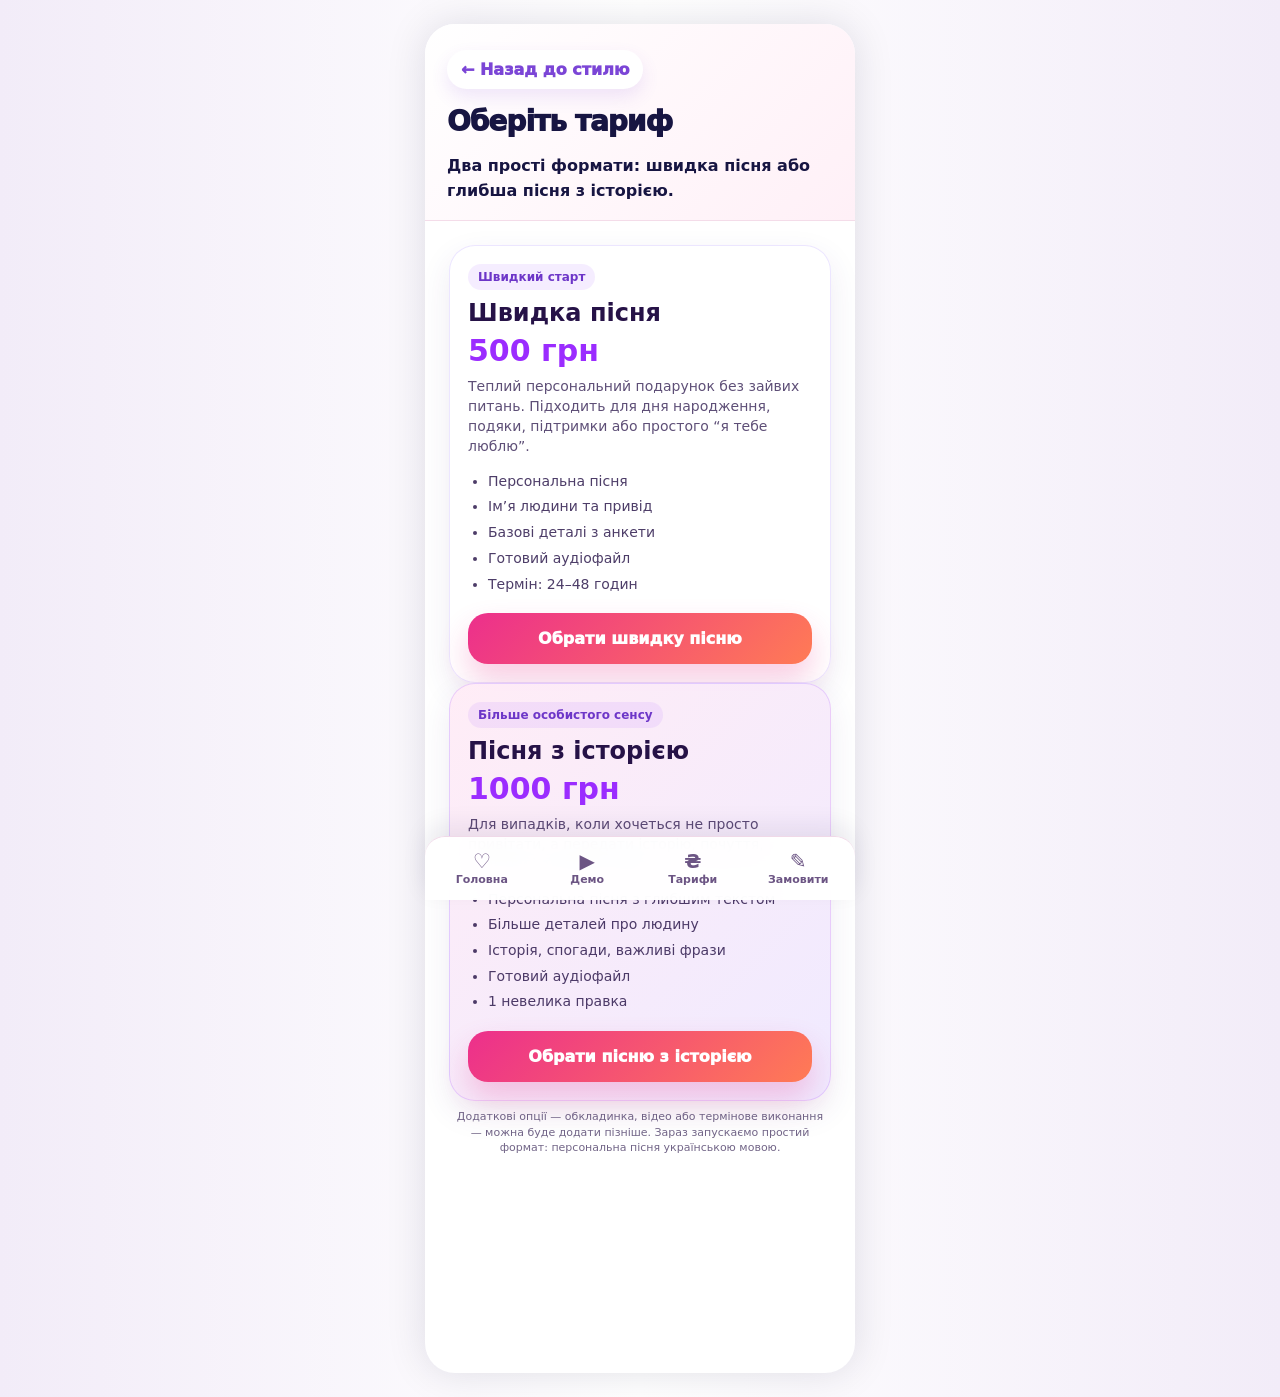
<file: tariffs.html>
<!DOCTYPE html>
<html lang="uk">
<head>
  <meta charset="UTF-8" />
  <meta name="viewport" content="width=device-width, initial-scale=1.0" />

  <title>Тарифи — AI Music Gift</title>
  <link rel="stylesheet" href="styles-v6.css?v=10" />
</head>

<body>
<main class="shell">
  <header class="page-head">
    <a class="back" href="style.html?lang=uk">← Назад до стилю</a>

    <h1 class="page-title">
      Оберіть тариф
    </h1>

    <p class="lead">
      Два прості формати: швидка пісня або глибша пісня з історією.
    </p>
  </header>

  <section class="form tariff-list">

    <article class="tariff-card">
      <div class="tariff-badge">Швидкий старт</div>

      <h2>Швидка пісня</h2>

      <div class="tariff-price">500 грн</div>

      <p class="tariff-desc">
        Теплий персональний подарунок без зайвих питань. Підходить для дня народження,
        подяки, підтримки або простого “я тебе люблю”.
      </p>

      <ul class="tariff-features">
        <li>Персональна пісня</li>
        <li>Ім’я людини та привід</li>
        <li>Базові деталі з анкети</li>
        <li>Готовий аудіофайл</li>
        <li>Термін: 24–48 годин</li>
      </ul>

      <a class="btn btn-primary" href="payment.html?lang=uk">
        Обрати швидку пісню
      </a>
    </article>

    <article class="tariff-card tariff-card-featured">
      <div class="tariff-badge">Більше особистого сенсу</div>

      <h2>Пісня з історією</h2>

      <div class="tariff-price">1000 грн</div>

      <p class="tariff-desc">
        Для випадків, коли хочеться не просто привітати, а передати історію, почуття,
        спогади і важливі слова.
      </p>

      <ul class="tariff-features">
        <li>Персональна пісня з глибшим текстом</li>
        <li>Більше деталей про людину</li>
        <li>Історія, спогади, важливі фрази</li>
        <li>Готовий аудіофайл</li>
        <li>1 невелика правка</li>
      </ul>

      <a class="btn btn-primary" href="payment.html?lang=uk">
        Обрати пісню з історією
      </a>
    </article>

    <p class="small-text tariff-note">
      Додаткові опції — обкладинка, відео або термінове виконання — можна буде додати пізніше.
      Зараз запускаємо простий формат: персональна пісня українською мовою.
    </p>

  </section>

  <nav class="bottom-nav">
    <a href="index.html?lang=uk"><b>♡</b><span>Головна</span></a>
    <a href="demos.html?lang=uk"><b>▶</b><span>Демо</span></a>
    <a href="tariffs.html?lang=uk"><b>₴</b><span>Тарифи</span></a>
    <a href="order.html?lang=uk"><b>✎</b><span>Замовити</span></a>
  </nav>
</main>

<script src="app.js"></script>
</body>
</html>
</file>
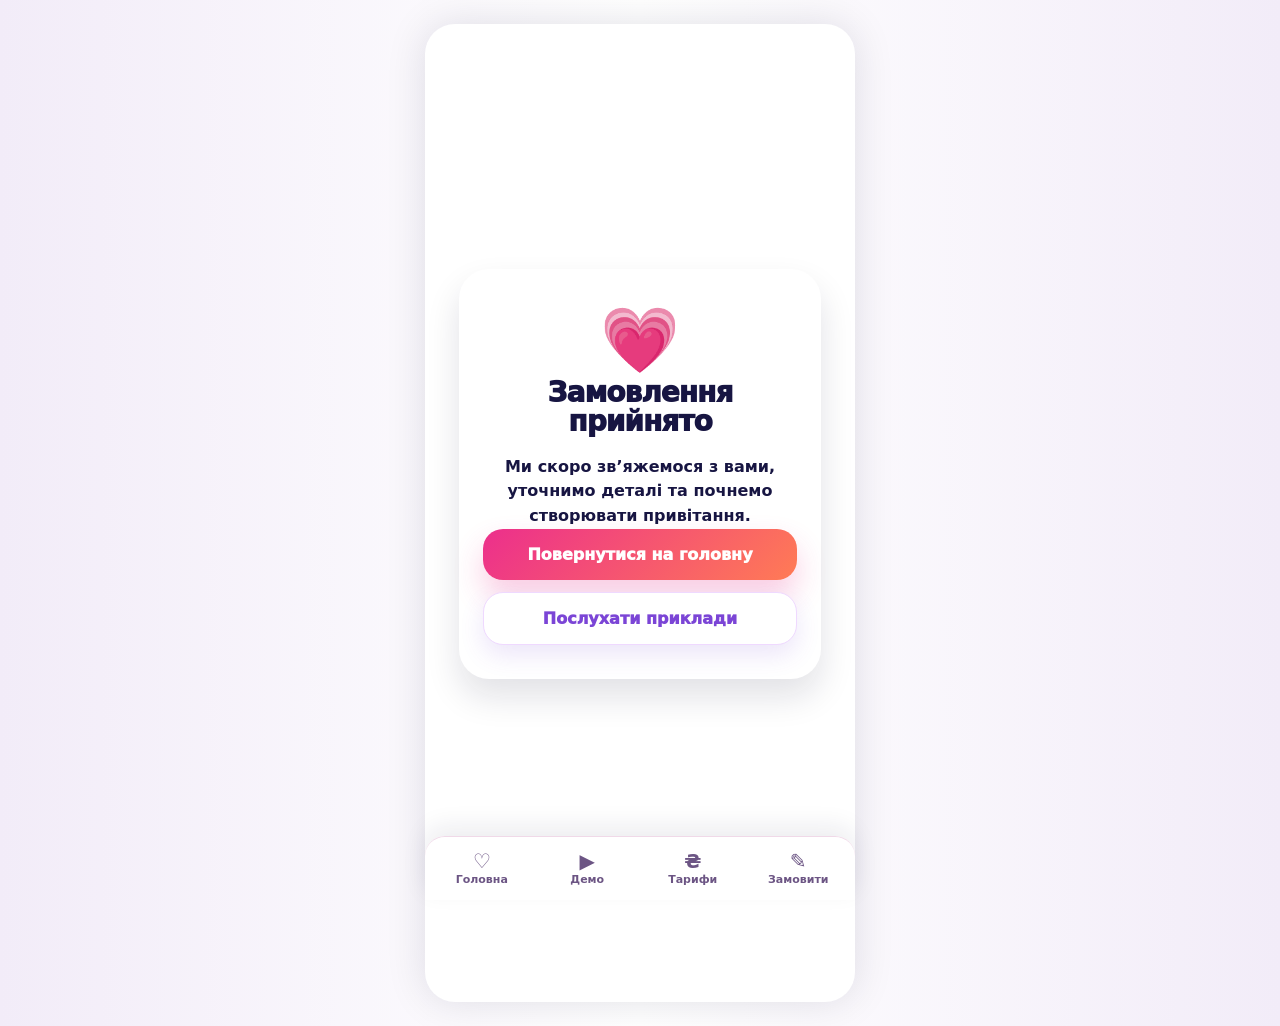
<file: thanks.html>
<!doctype html><html lang="uk"><head><meta charset="utf-8"><meta name="viewport" content="width=device-width,initial-scale=1"><title>Дякуємо — AI Music Gift</title><link rel="stylesheet" href="styles-v6.css"></head><body><main class="shell"><section class="success"><div class="success-card"><div style="font-size:64px">💗</div><h1 class="page-title">Замовлення прийнято</h1><p class="lead" style="font-size:16px">Ми скоро зв’яжемося з вами, уточнимо деталі та почнемо створювати привітання.</p><a class="btn btn-primary" href="index.html">Повернутися на головну</a><a class="btn btn-secondary" style="margin-top:12px" href="demos.html">Послухати приклади</a></div></section><nav class="bottom-nav"><a href="index.html"><b>♡</b>Головна</a><a href="demos.html"><b>▶</b>Демо</a><a href="tariffs.html"><b>₴</b>Тарифи</a><a href="order.html"><b>✎</b>Замовити</a></nav></main><script src="app.js"></script></body></html>
</file>
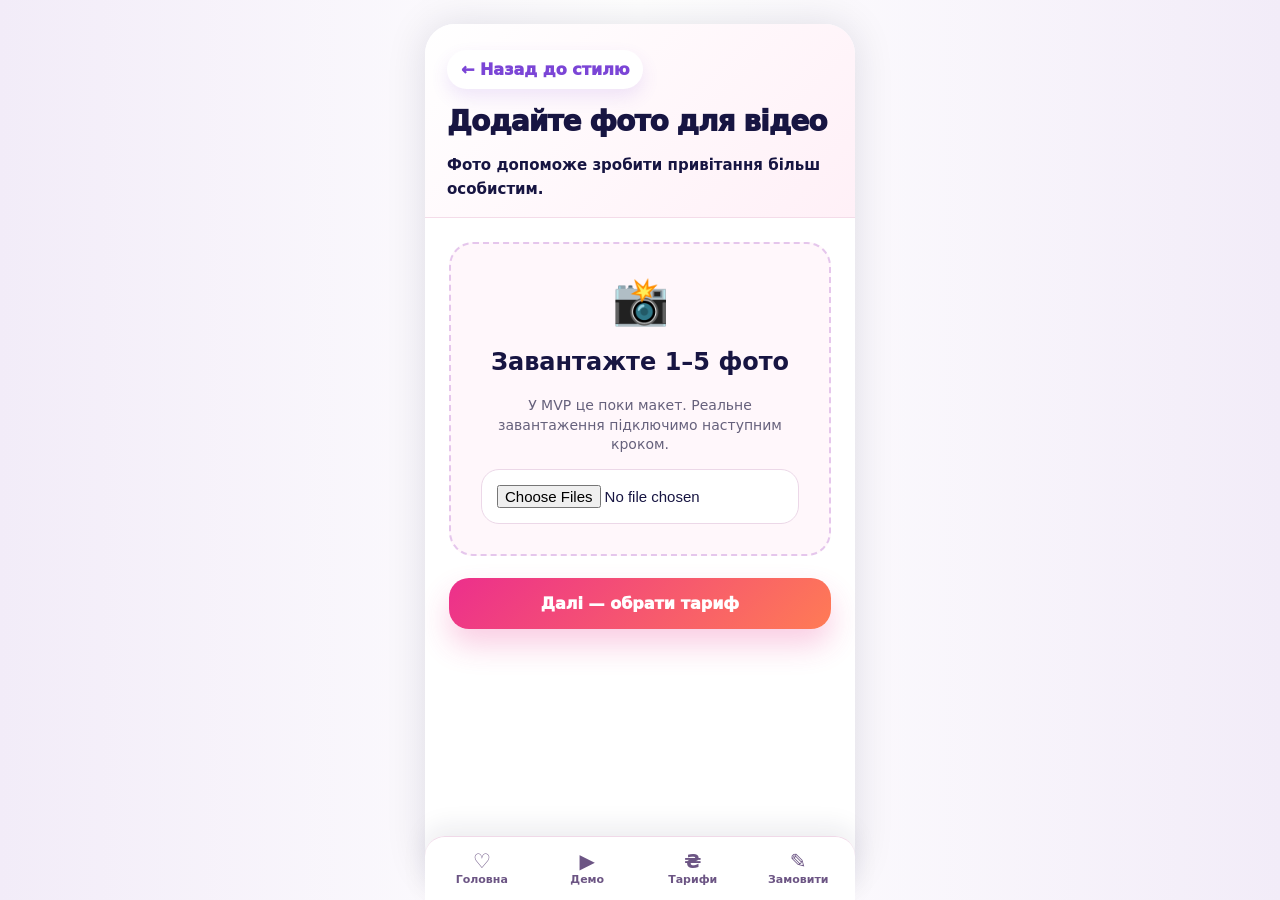
<file: upload.html>
<!DOCTYPE html>
<html lang="uk">
<head>
  <meta charset="UTF-8" />
  <meta name="viewport" content="width=device-width, initial-scale=1.0" />

  <title>Фото — AI Music Gift</title>

  <link rel="stylesheet" href="styles-v6.css?v=8" />
</head>

<body>
  <main class="shell">
    <header class="page-head">
      <a class="back" href="style.html" data-i18n="uploadBack">
        ← Назад до стилю
      </a>

      <h1 class="page-title" data-i18n="uploadTitle">
        Додайте фото для відео
      </h1>

      <p class="lead" style="font-size:15px" data-i18n="uploadSubtitle">
        Фото допоможе зробити привітання більш особистим.
      </p>
    </header>

    <section class="form">
      <div class="upload-box">
        <div style="font-size:46px">📸</div>

        <h2 data-i18n="uploadBoxTitle">
          Завантажте 1–5 фото
        </h2>

        <p class="small-text" style="font-size:14px" data-i18n="uploadBoxText">
          У MVP це поки макет. Реальне завантаження підключимо наступним кроком.
        </p>

        <input class="input" type="file" multiple accept="image/*">
      </div>

      <a class="btn btn-primary" style="margin-top:22px" href="tariffs.html" data-i18n="uploadNext">
        Далі — обрати тариф
      </a>
    </section>

    <nav class="bottom-nav">
      <a href="index.html">
        <b>♡</b>
        <span data-i18n="navHome">Головна</span>
      </a>

      <a href="demos.html">
        <b>▶</b>
        <span data-i18n="navDemos">Демо</span>
      </a>

      <a href="tariffs.html">
        <b>₴</b>
        <span data-i18n="navTariffs">Тарифи</span>
      </a>

      <a href="order.html">
        <b>✎</b>
        <span data-i18n="navOrder">Замовити</span>
      </a>
    </nav>
  </main>

  <script src="translations.js?v=7"></script>
  <script src="app.js"></script>
</body>
</html>
</file>
<file: styles-v6.css>
:root{
  --ink:#171542;--muted:#66617c;--pink:#ec2f8c;--violet:#7b45d6;--orange:#ff7b55;--bg:#fff7fb;--soft:#f6e9ff;
}
*{box-sizing:border-box} body{margin:0;font-family:Inter,system-ui,-apple-system,Segoe UI,Roboto,Arial,sans-serif;background:#f4eef7;color:var(--ink)}
a{text-decoration:none;color:inherit}.shell{max-width:430px;margin:0 auto;background:#fff;min-height:100vh;box-shadow:0 0 40px rgba(20,20,50,.12);position:relative;overflow:hidden;padding-bottom:78px}.top{position:absolute;top:0;left:0;right:0;z-index:5;display:flex;align-items:center;justify-content:space-between;padding:24px 22px}.top-actions{display:flex;align-items:center;gap:0}.logo{display:flex;gap:12px;align-items:center;font-weight:900;font-size:23px;line-height:1.02}.logo .mark{font-size:38px;filter:drop-shadow(0 6px 12px rgba(236,47,140,.25))}.menu-btn,.circle-btn{border:0;background:rgba(255,255,255,.92);height:54px;width:54px;border-radius:50%;box-shadow:0 10px 28px rgba(35,20,70,.16);font-size:28px;color:var(--ink)}.sound-icon{border:0;background:rgba(255,255,255,.92);height:54px;width:54px;border-radius:50%;box-shadow:0 10px 28px rgba(35,20,70,.16);font-size:22px;color:var(--ink);display:flex;align-items:center;justify-content:center}.hero{position:relative;min-height:620px;overflow:hidden;background:radial-gradient(circle at 50% 10%,#fff 0,#ffe7f4 38%,#fff7e9 76%,#fff 100%)}.hero-photo{height:265px;position:relative;overflow:hidden;border-bottom-left-radius:38px;border-bottom-right-radius:38px}.hero-photo img{width:100%;height:100%;object-fit:cover;object-position:center;display:block;filter:saturate(1.06) contrast(.98)}.hero-photo:after{content:"";position:absolute;inset:0;background:linear-gradient(to bottom,rgba(255,255,255,.15),rgba(255,230,244,.28),#fff 96%)}.hero-copy{position:relative;z-index:3;text-align:center;padding:18px 24px 20px}.eyebrow{display:inline-flex;gap:8px;align-items:center;background:#fff;border:1px solid #f4d4e8;border-radius:999px;padding:8px 14px;font-weight:800;font-size:13px;box-shadow:0 8px 22px rgba(236,47,140,.12)}h1{font-size:34px;line-height:.98;margin:12px 0 0;font-weight:950;letter-spacing:-1px}.script{font-family:Georgia,serif;font-style:italic;font-size:34px;color:var(--pink);line-height:1.05;margin-top:6px}.lead{font-size:16px;line-height:1.55;font-weight:750;margin:18px 0 0}.cta-row{display:grid;grid-template-columns:1fr;gap:10px;margin:20px auto 0;max-width:360px}.btn{border:0;border-radius:20px;padding:16px 18px;font-weight:950;font-size:16px;display:flex;align-items:center;justify-content:center;gap:10px;box-shadow:0 16px 30px rgba(236,47,140,.24);cursor:pointer}.btn-primary{background:linear-gradient(135deg,var(--pink),var(--orange));color:#fff}.btn-secondary{background:#fff;color:var(--violet);border:1px solid #efd9ff;box-shadow:0 10px 24px rgba(123,69,214,.14)}.hint{font-size:12px;color:var(--muted);margin-top:10px}.wave{position:absolute;left:50%;top:235px;height:48px;width:74%;transform:translateX(-50%);z-index:2;opacity:.65;display:flex;align-items:center;justify-content:center}.bar{display:inline-block;width:3px;margin:0 3px;border-radius:8px;background:linear-gradient(var(--orange),var(--pink));animation:pulse 1.15s ease-in-out infinite;vertical-align:middle}.bar:nth-child(2n){animation-delay:.12s}.bar:nth-child(3n){animation-delay:.22s}.bar:nth-child(4n){animation-delay:.32s}@keyframes pulse{0%,100%{height:12px;opacity:.45}50%{height:44px;opacity:1}}.note{position:absolute;z-index:2;color:var(--pink);font-size:24px;opacity:.72;animation:float 4.8s ease-in-out infinite}.n1{left:58px;top:205px}.n2{right:70px;top:188px;animation-delay:1s}.n3{left:155px;top:260px;animation-delay:1.8s}@keyframes float{0%,100%{transform:translateY(0) rotate(-6deg)}50%{transform:translateY(-18px) rotate(7deg)}}.benefits{display:grid;grid-template-columns:repeat(3,1fr);border-top:1px solid #f3e3ee;border-bottom:1px solid #f3e3ee;background:#fff}.benefit{text-align:center;padding:18px 8px;border-right:1px solid #f3e3ee}.benefit:last-child{border-right:0}.benefit b{display:block;font-size:13px;margin-top:6px}.benefit span{display:block;font-size:11px;line-height:1.25;margin-top:3px}.section{padding:38px 24px}.soft{background:var(--bg)}.title{text-align:center}.title h2{font-size:24px;margin:0;font-weight:950}.orn{display:flex;align-items:center;justify-content:center;gap:12px;color:var(--pink);margin-top:10px}.orn:before,.orn:after{content:"";height:1px;width:48px;background:#efbdd8}.steps{display:grid;grid-template-columns:repeat(3,1fr);gap:12px;margin-top:28px;text-align:center}.icon-bubble{width:70px;height:70px;border-radius:50%;display:flex;align-items:center;justify-content:center;background:#f2dcff;margin:0 auto 12px;font-size:30px;box-shadow:0 10px 24px rgba(123,69,214,.15)}.small-title{font-size:13px;font-weight:950;line-height:1.2}.small-text{font-size:11px;line-height:1.42;color:var(--muted);margin-top:8px}.demo-card{margin-top:24px;border-radius:26px;overflow:hidden;background:#171542;color:#fff;box-shadow:0 18px 34px rgba(20,20,50,.22);position:relative}.demo-img{height:190px;background:linear-gradient(120deg,rgba(0,0,0,.15),rgba(0,0,0,.75)),url('https://images.unsplash.com/photo-1519741497674-611481863552?q=80&w=1200&auto=format&fit=crop');background-size:cover;background-position:center;position:relative}.play-big{position:absolute;right:28px;top:62px;height:66px;width:66px;border:0;border-radius:50%;background:#fff;color:var(--violet);font-size:30px;box-shadow:0 12px 25px rgba(0,0,0,.22)}.demo-text{position:absolute;left:22px;right:110px;bottom:22px}.cards{display:grid;grid-template-columns:repeat(3,1fr);gap:10px;margin-top:28px}.price{position:relative;background:#fff;border:1px solid #f0e2ee;border-radius:18px;padding:18px 10px;box-shadow:0 10px 22px rgba(20,20,50,.08);font-size:11px}.price.pop{transform:scale(1.04);border-color:#f7b7d9}.badge{position:absolute;top:-13px;left:50%;transform:translateX(-50%);background:linear-gradient(135deg,var(--pink),var(--orange));color:#fff;border-radius:999px;padding:5px 9px;font-size:9px;font-weight:950}.price h3{font-size:12px;text-align:center;margin:0 0 12px}.money{text-align:center;font-weight:950;font-size:20px;margin-bottom:16px}.price ul{padding:0;margin:0;list-style:none}.price li{margin:9px 0}.price li:before{content:'✓';color:var(--pink);font-weight:900;margin-right:5px}.mini-btn{width:100%;border:0;border-radius:12px;background:var(--violet);color:#fff;padding:9px;margin-top:14px;font-weight:850}.review{background:#fff;border-radius:24px;padding:20px;box-shadow:0 12px 26px rgba(20,20,50,.08);margin-top:24px}.final{border-radius:28px;background:linear-gradient(135deg,#d92783,#7c39d1);color:#fff;text-align:center;padding:28px;box-shadow:0 18px 35px rgba(123,69,214,.25)}.bottom-nav{position:fixed;left:50%;bottom:0;transform:translateX(-50%);width:min(430px,100%);display:grid;grid-template-columns:repeat(4,1fr);gap:2px;background:rgba(255,255,255,.94);backdrop-filter:blur(12px);border-top:1px solid #f0d9e8;z-index:10;padding:9px 6px}.bottom-nav a{text-align:center;color:#7b638f;font-size:11px;font-weight:800}.bottom-nav b{display:block;font-size:21px}.page-head{padding:26px 22px 16px;background:linear-gradient(135deg,#fff,#fff0f7);border-bottom:1px solid #f4dce9}.back{display:inline-flex;align-items:center;gap:8px;font-weight:950;color:var(--violet);margin-bottom:16px}.page-title{font-size:28px;line-height:1.05;font-weight:950;margin:0}.form{padding:24px}.field{margin-bottom:16px}.label{display:block;font-weight:900;margin-bottom:8px}.input,.select,.textarea{width:100%;border:1px solid #ecd8e8;border-radius:18px;padding:15px;background:#fff;font-size:15px;color:var(--ink);outline:none}.textarea{min-height:96px;resize:vertical}.option-grid{display:grid;grid-template-columns:1fr 1fr;gap:12px}.option{border:1px solid #efd9ff;border-radius:20px;padding:18px;background:#fff;box-shadow:0 8px 20px rgba(20,20,50,.06);font-weight:900}.option:hover,.option:focus{border-color:var(--pink)}.upload-box{border:2px dashed #e5c6ec;border-radius:24px;background:#fff7fb;padding:30px;text-align:center}.pay-box{background:#fff;border-radius:24px;padding:22px;box-shadow:0 12px 26px rgba(20,20,50,.08);margin:18px 0}.success{min-height:100vh;display:flex;align-items:center;justify-content:center;text-align:center;padding:34px}.success-card{background:#fff;border-radius:30px;padding:34px 24px;box-shadow:0 18px 34px rgba(20,20,50,.12)}
@media(min-width:760px){body{background:linear-gradient(90deg,#f2ecf8,#fff,#f2ecf8)}.shell{margin:24px auto;border-radius:30px;min-height:calc(100vh - 48px)}.bottom-nav{border-radius:20px 20px 0 0}.hero{min-height:600px}}

/* v3 cache-bust + mobile navigation fixes */
a.btn, button.btn {
  text-decoration: none !important;
  border-radius: 20px !important;
  padding: 16px 18px !important;
  font-weight: 950 !important;
  font-size: 16px !important;
  display: flex !important;
  align-items: center !important;
  justify-content: center !important;
  gap: 10px !important;
  box-shadow: 0 16px 30px rgba(236,47,140,.24) !important;
  cursor: pointer !important;
  width: 100% !important;
  box-sizing: border-box !important;
}
a.btn-primary, button.btn-primary {
  background: linear-gradient(135deg,var(--pink),var(--orange)) !important;
  color: #fff !important;
}
a.btn-secondary, button.btn-secondary {
  background:#fff !important;
  color:var(--violet) !important;
  border:1px solid #efd9ff !important;
  box-shadow:0 10px 24px rgba(123,69,214,.14) !important;
}
a.back {
  text-decoration: none !important;
  display: inline-flex !important;
  align-items: center !important;
  gap: 8px !important;
  padding: 10px 14px !important;
  border-radius: 999px !important;
  background: #fff !important;
  color: var(--violet) !important;
  font-weight: 950 !important;
  box-shadow: 0 8px 18px rgba(123,69,214,.12) !important;
  margin-bottom: 18px !important;
}
.bottom-nav {
  position: fixed !important;
  left: 50% !important;
  bottom: 0 !important;
  transform: translateX(-50%) !important;
  width: min(430px,100%) !important;
  display: grid !important;
  grid-template-columns: repeat(4,1fr) !important;
  gap: 4px !important;
  background: rgba(255,255,255,.96) !important;
  backdrop-filter: blur(12px) !important;
  border-top: 1px solid #f0d9e8 !important;
  z-index: 999 !important;
  padding: 8px 6px calc(8px + env(safe-area-inset-bottom)) !important;
  box-shadow: 0 -10px 24px rgba(23,21,66,.08) !important;
}
.bottom-nav a {
  text-decoration: none !important;
  text-align: center !important;
  color:#6c5584 !important;
  font-size: 11px !important;
  font-weight: 850 !important;
  line-height: 1.1 !important;
  padding: 6px 2px !important;
  border-radius: 14px !important;
}
.bottom-nav a:hover,
.bottom-nav a:focus {
  background:#fff0f7 !important;
  color:var(--pink) !important;
}
.bottom-nav b {
  display:block !important;
  font-size:20px !important;
  line-height:1 !important;
  margin-bottom:3px !important;
}
.form { padding-bottom: 110px !important; }

.menu-btn{display:none}


/* AI MUSIC GIFT v6 — hero carousel + product system */
.hero-v6{position:relative;min-height:640px;overflow:hidden;background:radial-gradient(circle at 50% 10%,#fff 0,#ffe7f4 42%,#fff7e9 78%,#fff 100%)}
.hero-carousel{height:292px;position:relative;overflow:hidden;border-bottom-left-radius:42px;border-bottom-right-radius:42px;background:#ffd9e9}
.hero-slide{position:absolute;inset:0;opacity:0;transition:opacity .65s ease;background-size:cover;background-position:center;display:flex;align-items:flex-end;padding:18px 18px 28px;color:#fff}
.hero-slide.active{opacity:1}
.hero-slide:after{content:"";position:absolute;inset:0;background:linear-gradient(to bottom,rgba(255,255,255,.05),rgba(40,20,55,.18),rgba(20,12,35,.66))}
.slide-caption{position:relative;z-index:2;background:rgba(255,255,255,.16);backdrop-filter:blur(8px);border:1px solid rgba(255,255,255,.28);border-radius:20px;padding:12px 14px;max-width:86%;box-shadow:0 10px 25px rgba(20,10,35,.18)}
.slide-caption b{display:block;font-size:18px;line-height:1.1}.slide-caption small{display:block;margin-top:4px;font-size:12px;line-height:1.35;opacity:.94}.hero-dots{position:absolute;left:0;right:0;bottom:9px;z-index:3;display:flex;gap:6px;justify-content:center}.hero-dot{width:7px;height:7px;border-radius:99px;background:rgba(255,255,255,.55);border:0;padding:0}.hero-dot.active{width:22px;background:#fff}.hero-v6 .top{top:0}.hero-v6 .wave{top:252px;width:68%;height:40px;opacity:.58}.hero-v6 .hero-copy{padding:28px 23px 18px}.hero-v6 h1{font-size:32px}.hero-v6 .script{font-size:31px}.hero-v6 .lead{font-size:15px;margin-top:16px}.ai-note{font-size:12px;line-height:1.35;color:var(--muted);margin:12px auto 0;max-width:320px}.hero-mini-products{display:grid;grid-template-columns:1fr 1fr;gap:10px;margin:18px auto 0;max-width:355px}.mini-product{background:#fff;border:1px solid #f4d4e8;border-radius:18px;padding:10px 12px;text-align:left;box-shadow:0 8px 22px rgba(236,47,140,.1);font-size:12px;font-weight:900}.mini-product span{font-size:19px;margin-right:4px}.product-grid{display:grid;grid-template-columns:1fr 1fr;gap:13px;margin-top:26px}.product-card{background:#fff;border:1px solid #f0e2ee;border-radius:24px;padding:18px;box-shadow:0 12px 26px rgba(20,20,50,.08)}.product-card .emoji{font-size:30px}.product-card h3{margin:9px 0 7px;font-size:16px;line-height:1.1}.product-card p{margin:0;color:var(--muted);font-size:12px;line-height:1.4}.demo-strip{display:flex;gap:14px;overflow-x:auto;margin:24px -24px 0;padding:0 24px 8px;scroll-snap-type:x mandatory}.demo-strip::-webkit-scrollbar{display:none}.demo-tile{min-width:265px;height:178px;border-radius:26px;overflow:hidden;position:relative;scroll-snap-align:start;background-size:cover;background-position:center;color:#fff;box-shadow:0 18px 34px rgba(20,20,50,.18)}.demo-tile:after{content:"";position:absolute;inset:0;background:linear-gradient(120deg,rgba(10,5,25,.12),rgba(10,5,25,.75))}.demo-tile .play-big{right:18px;top:48px;height:58px;width:58px;z-index:2}.demo-tile .demo-text{z-index:2;left:18px;right:84px;bottom:18px}.media-note{background:#fff7fb;border:1px dashed #e5c6ec;border-radius:22px;padding:16px;font-size:13px;line-height:1.5;color:var(--muted);margin-top:18px}.requirements{background:#fff;border:1px solid #f0e2ee;border-radius:24px;padding:18px;margin-top:18px;box-shadow:0 12px 26px rgba(20,20,50,.06)}.requirements h3{margin:0 0 10px;font-size:16px}.requirements ul{margin:0;padding-left:18px;color:var(--muted);font-size:13px;line-height:1.55}.lang-switch{display:flex;justify-content:center;gap:8px;margin-top:15px}.lang-switch a{font-size:12px;font-weight:900;color:var(--violet);background:#fff;border:1px solid #efd9ff;border-radius:999px;padding:7px 10px}.bottom-spacer{height:18px}
@media(min-width:760px){.hero-v6{min-height:620px}.hero-carousel{height:300px}}
/* Style page emotional cards */

.style-page-head {
  padding-bottom: 12px;
}

.style-choice-grid {
  display: grid !important;
  grid-template-columns: 1fr 1fr !important;
  gap: 12px !important;
  padding: 14px 14px 110px !important;
}

.style-choice-card {
  min-height: 164px !important;
  display: flex !important;
  flex-direction: column !important;
  overflow: hidden !important;
  border-radius: 24px !important;
  background: rgba(255, 255, 255, 0.94) !important;
  border: 1px solid rgba(120, 79, 255, 0.14) !important;
  box-shadow: 0 12px 30px rgba(69, 39, 120, 0.10) !important;
  text-decoration: none !important;
  color: inherit !important;
}

.style-choice-visual {
  height: 76px !important;
  display: flex !important;
  align-items: center !important;
  justify-content: center !important;
  font-size: 32px !important;
  position: relative !important;
  overflow: hidden !important;
}

.style-choice-visual::before {
  content: "" !important;
  position: absolute !important;
  inset: 0 !important;
  opacity: 0.96 !important;
}

.style-choice-visual span {
  position: relative !important;
  z-index: 2 !important;
  filter: drop-shadow(0 6px 12px rgba(43, 22, 86, 0.22)) !important;
}

.style-choice-content {
  padding: 12px 12px 14px !important;
}

.style-choice-content h3 {
  margin: 0 0 6px !important;
  font-size: 13px !important;
  line-height: 1.2 !important;
  font-weight: 900 !important;
  color: #261247 !important;
}

.style-choice-content p {
  margin: 0 !important;
  font-size: 11px !important;
  line-height: 1.35 !important;
  color: rgba(38, 18, 71, 0.72) !important;
}

.style-choice-romantic .style-choice-visual::before {
  background: radial-gradient(circle at 30% 20%, #ffd1e2, #ff7eb3 45%, #9b5cf6 100%) !important;
}

.style-choice-blues .style-choice-visual::before {
  background: radial-gradient(circle at 30% 20%, #8bd3ff, #5468ff 42%, #261247 100%) !important;
}

.style-choice-piano .style-choice-visual::before {
  background: radial-gradient(circle at 30% 20%, #ffffff, #d9ccff 45%, #8b5cf6 100%) !important;
}

.style-choice-passion .style-choice-visual::before {
  background: radial-gradient(circle at 30% 20%, #ffd1a8, #ff5c8a 45%, #c026d3 100%) !important;
}

.style-choice-family .style-choice-visual::before {
  background: radial-gradient(circle at 30% 20%, #fff3a3, #78e08f 45%, #4fc3f7 100%) !important;
}

.style-choice-cinematic .style-choice-visual::before {
  background: radial-gradient(circle at 30% 20%, #b8e6ff, #8b5cf6 45%, #1e1b4b 100%) !important;
}

.style-demo-btn {
  margin: -88px 14px 102px !important;
  position: relative !important;
  z-index: 3 !important;
}
/* Ukrainian smart order form */

.plan-toggle {
  display: grid;
  grid-template-columns: 1fr;
  gap: 12px;
}

.plan-card {
  display: block;
  padding: 15px;
  border-radius: 20px;
  background: rgba(255, 255, 255, 0.92);
  border: 1px solid rgba(120, 79, 255, 0.16);
  box-shadow: 0 10px 24px rgba(69, 39, 120, 0.08);
}

.plan-card input {
  margin-right: 8px;
}

.plan-card strong {
  display: inline-block;
  font-size: 15px;
  color: #261247;
}

.plan-card span {
  display: block;
  margin-top: 7px;
  font-size: 13px;
  line-height: 1.35;
  color: rgba(38, 18, 71, 0.72);
}

.deep-block {
  margin: 18px 0;
  padding: 16px;
  border-radius: 24px;
  background: linear-gradient(135deg, rgba(255, 235, 246, 0.95), rgba(238, 232, 255, 0.95));
  border: 1px solid rgba(120, 79, 255, 0.14);
}

.deep-block h2 {
  margin: 0 0 6px;
  font-size: 20px;
  color: #261247;
}

.deep-block p {
  margin: 0 0 14px;
  font-size: 13px;
  color: rgba(38, 18, 71, 0.72);
}

.hidden {
  display: none;
}
/* Ukrainian MVP tariffs */

.tariff-list {
  gap: 16px;
  padding-bottom: 96px;
}

.tariff-card {
  padding: 18px;
  border-radius: 26px;
  background: rgba(255, 255, 255, 0.94);
  border: 1px solid rgba(120, 79, 255, 0.14);
  box-shadow: 0 12px 32px rgba(69, 39, 120, 0.09);
}

.tariff-card-featured {
  background: linear-gradient(135deg, rgba(255, 236, 246, 0.96), rgba(239, 233, 255, 0.96));
  border: 1px solid rgba(162, 89, 255, 0.22);
}

.tariff-badge {
  display: inline-block;
  margin-bottom: 10px;
  padding: 6px 10px;
  border-radius: 999px;
  background: rgba(162, 89, 255, 0.11);
  color: #6d36c8;
  font-size: 12px;
  font-weight: 800;
}

.tariff-card h2 {
  margin: 0 0 8px;
  color: #261247;
  font-size: 24px;
  line-height: 1.15;
}

.tariff-price {
  margin-bottom: 10px;
  font-size: 30px;
  line-height: 1;
  font-weight: 900;
  color: #9b2cff;
}

.tariff-desc {
  margin: 0 0 14px;
  font-size: 14px;
  line-height: 1.45;
  color: rgba(38, 18, 71, 0.74);
}

.tariff-features {
  margin: 0 0 18px;
  padding-left: 20px;
  color: rgba(38, 18, 71, 0.82);
  font-size: 14px;
  line-height: 1.55;
}

.tariff-features li {
  margin-bottom: 4px;
}

.tariff-note {
  padding: 0 4px 18px;
  text-align: center;
  color: rgba(38, 18, 71, 0.65);
}
</file>
